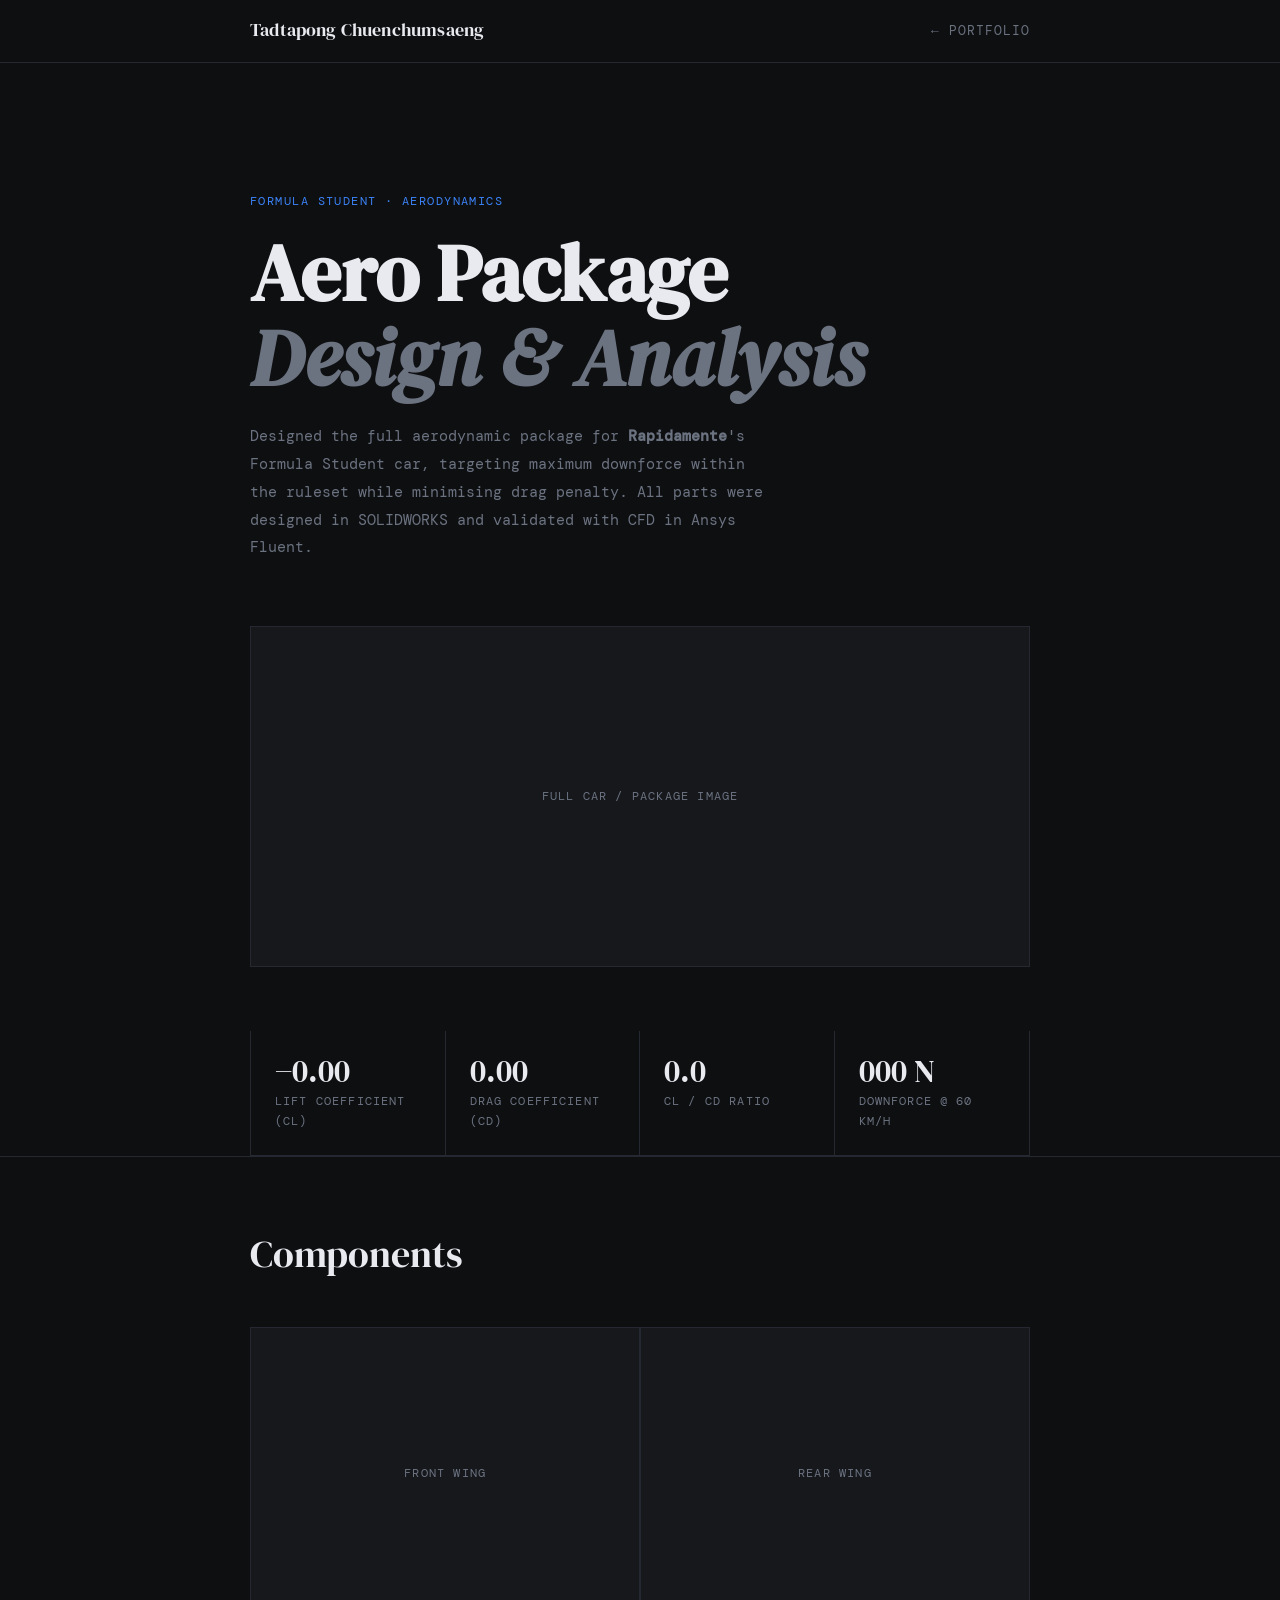
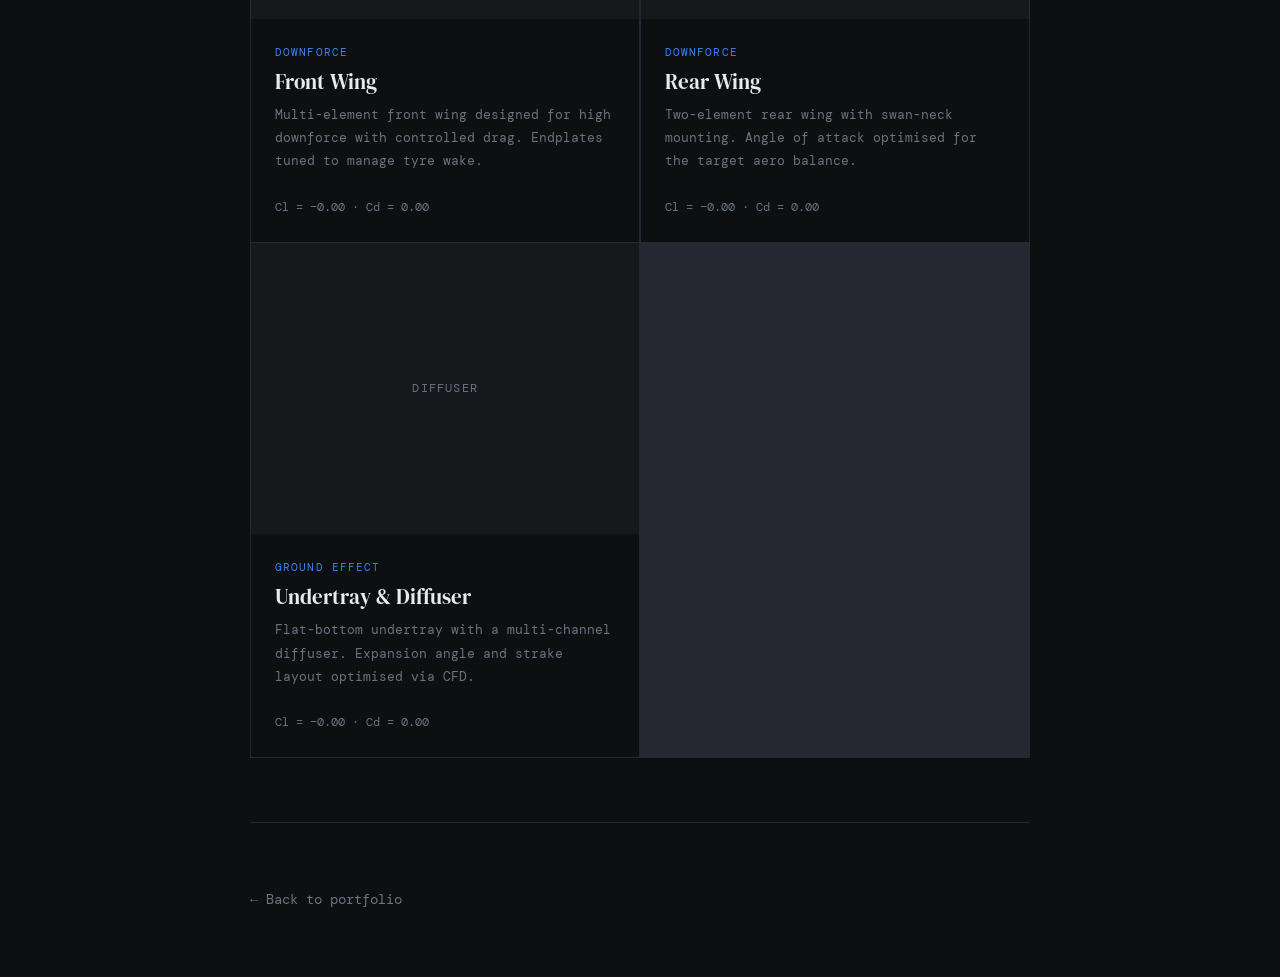
<file: index.html>
<!DOCTYPE html>
<html lang="en">
<head>
  <meta charset="UTF-8" />
  <meta name="viewport" content="width=device-width, initial-scale=1.0"/>
  <title>Aerodynamics — Formula Student</title>
  <meta name="description" content="Full aerodynamic package design and CFD analysis for Rapidamente's Formula Student car — front wing, rear wing, and diffuser." />
  <link rel="icon" href="https://tadtapong.github.io/favicon.ico" />
  <link rel="preconnect" href="https://fonts.googleapis.com">
  <link href="https://fonts.googleapis.com/css2?family=DM+Serif+Display:ital@0;1&family=DM+Mono:wght@300;400&display=swap" rel="stylesheet">
  <link rel="stylesheet" href="theme.css">
  <link rel="stylesheet" href="aero.css">
</head>
<body>

  <nav>
    <div class="container">
      <span class="nav-logo">Tadtapong Chuenchumsaeng</span>
      <div class="nav-links">
      <a href="https://tadtapong.github.io">← Portfolio</a>
      </div>
    </div>
  </nav>

  <section id="hero">
    <div class="container">
      <p class="hero-label fade-in">Formula Student · Aerodynamics</p>
      <h1 class="hero-title fade-in">Aero Package<br><em>Design & Analysis</em></h1>
      <p class="hero-desc fade-in">
        Designed the full aerodynamic package for <strong>Rapidamente</strong>'s Formula Student car,
        targeting maximum downforce within the ruleset while minimising drag penalty.
        All parts were designed in SOLIDWORKS and validated with CFD in Ansys Fluent.
      </p>
      <div class="hero-image fade-in">
        <!-- <img src="images/car-hero.jpg" alt="Full car render"> -->
        <span class="placeholder-label">Full Car / Package Image</span>
      </div>
    </div>
  </section>

  <!-- KEY STATS — update with your real numbers -->
  <div class="container">
    <div class="stats-bar fade-in">
      <div class="stat"><div class="stat-value">−0.00</div><div class="stat-label">Lift Coefficient (Cl)</div></div>
      <div class="stat"><div class="stat-value">0.00</div><div class="stat-label">Drag Coefficient (Cd)</div></div>
      <div class="stat"><div class="stat-value">0.0</div><div class="stat-label">Cl / Cd Ratio</div></div>
      <div class="stat"><div class="stat-value">000 N</div><div class="stat-label">Downforce @ 60 km/h</div></div>
    </div>
  </div>

  <!-- PARTS — copy a .part-card block to add more -->
  <section id="parts">
    <div class="container">
      <div class="section-heading fade-in"><h2>Components</h2></div>
      <div class="parts-grid">

        <a class="part-card fade-in" href="frontwing/index.html">
          <div class="part-thumb"><span class="placeholder-label">Front Wing</span></div>
          <div class="part-body">
            <span class="part-tag">Downforce</span>
            <h3 class="part-title">Front Wing</h3>
            <p class="part-desc">Multi-element front wing designed for high downforce with controlled drag. Endplates tuned to manage tyre wake.</p>
            <div class="part-footer">
              <span>Cl = −0.00 · Cd = 0.00</span>
              <span class="part-link">View →</span>
            </div>
          </div>
        </a>

        <a class="part-card fade-in" href="rearwing/index.html">
          <div class="part-thumb"><span class="placeholder-label">Rear Wing</span></div>
          <div class="part-body">
            <span class="part-tag">Downforce</span>
            <h3 class="part-title">Rear Wing</h3>
            <p class="part-desc">Two-element rear wing with swan-neck mounting. Angle of attack optimised for the target aero balance.</p>
            <div class="part-footer">
              <span>Cl = −0.00 · Cd = 0.00</span>
              <span class="part-link">View →</span>
            </div>
          </div>
        </a>

        <a class="part-card fade-in" href="diffuser/index.html">
          <div class="part-thumb"><span class="placeholder-label">Diffuser</span></div>
          <div class="part-body">
            <span class="part-tag">Ground Effect</span>
            <h3 class="part-title">Undertray & Diffuser</h3>
            <p class="part-desc">Flat-bottom undertray with a multi-channel diffuser. Expansion angle and strake layout optimised via CFD.</p>
            <div class="part-footer">
              <span>Cl = −0.00 · Cd = 0.00</span>
              <span class="part-link">View →</span>
            </div>
          </div>
        </a>

      </div>
    </div>
  </section>

  <div class="container">
    <div class="back-section fade-in">
      <a class="back-link" href="https://tadtapong.github.io">← Back to portfolio</a>
    </div>
  </div>

  <script>
    const observer = new IntersectionObserver((entries) => {
      entries.forEach(entry => {
        if (entry.isIntersecting) {
          const siblings = [...entry.target.parentElement.querySelectorAll('.fade-in')];
          setTimeout(() => entry.target.classList.add('visible'), siblings.indexOf(entry.target) * 60);
          observer.unobserve(entry.target);
        }
      });
    }, { threshold: 0.1 });
    document.querySelectorAll('.fade-in').forEach(el => observer.observe(el));
  </script>

</body>
</html>
</file>
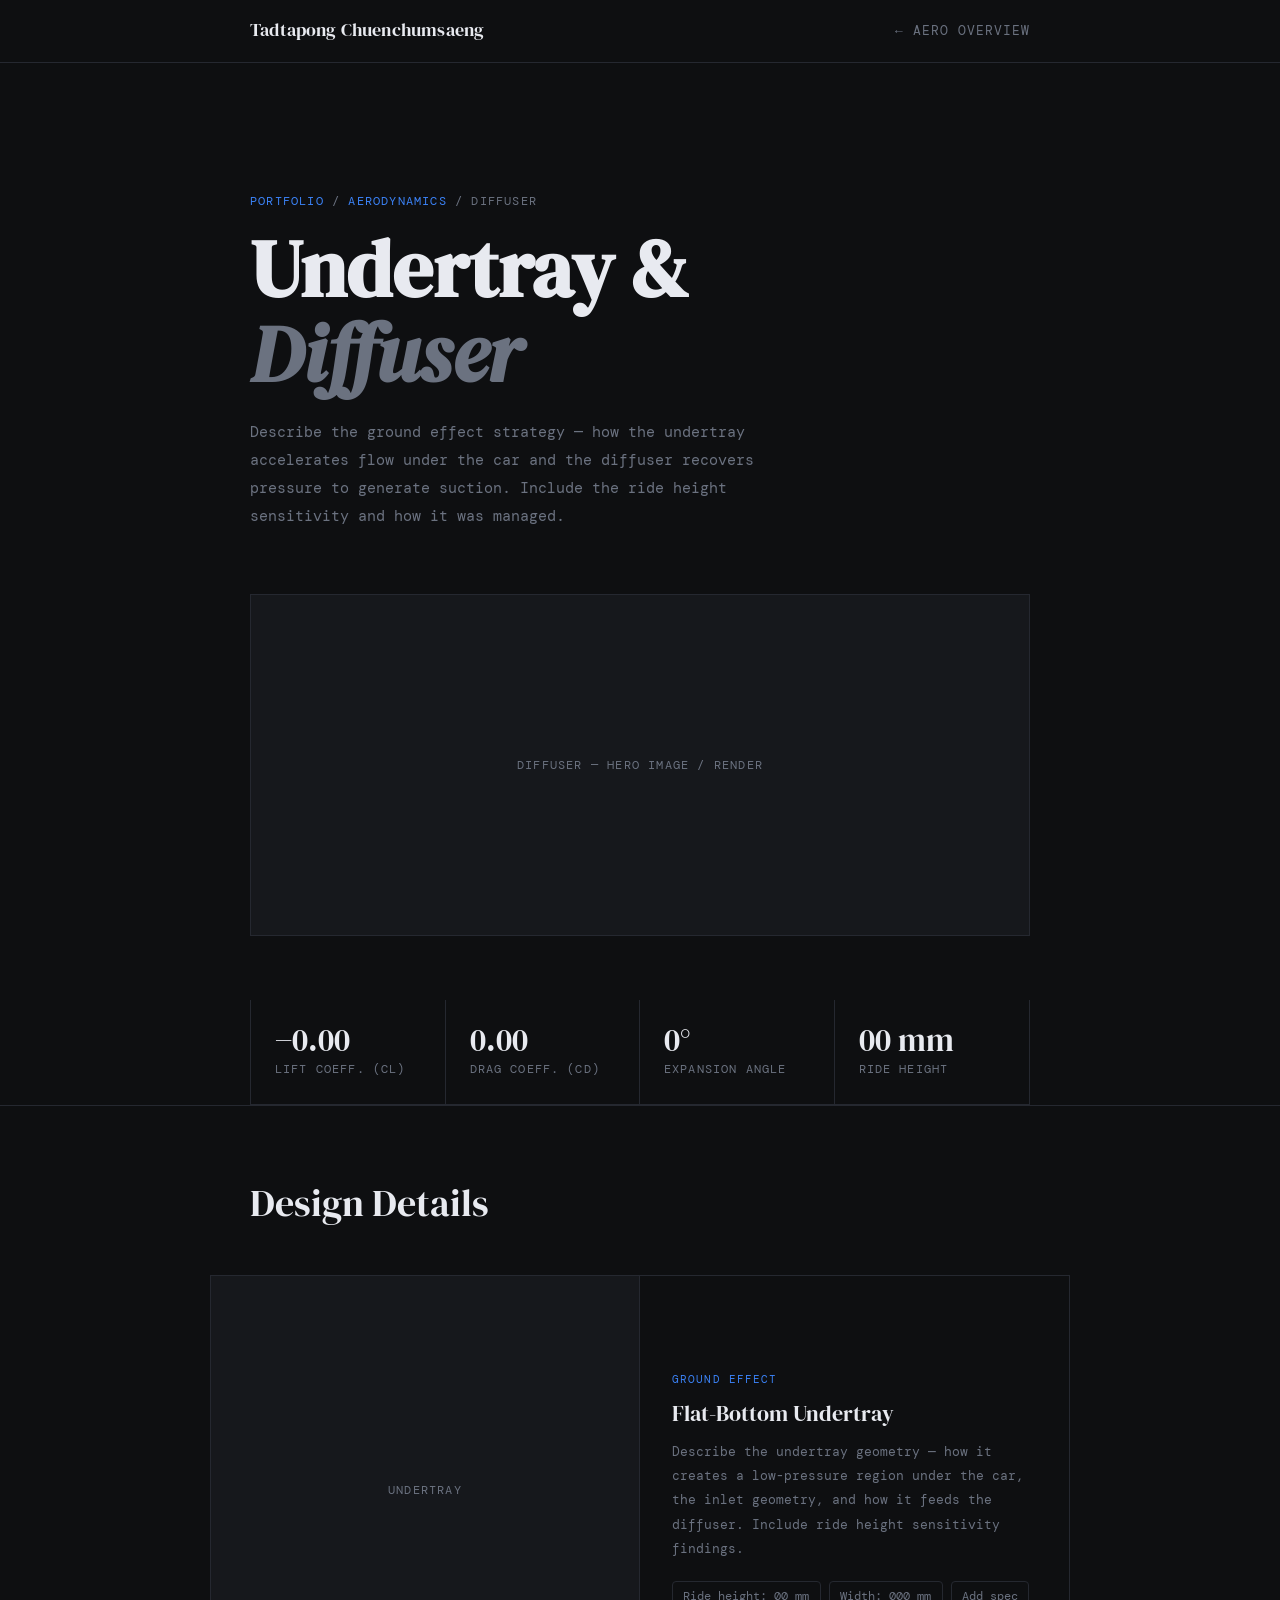
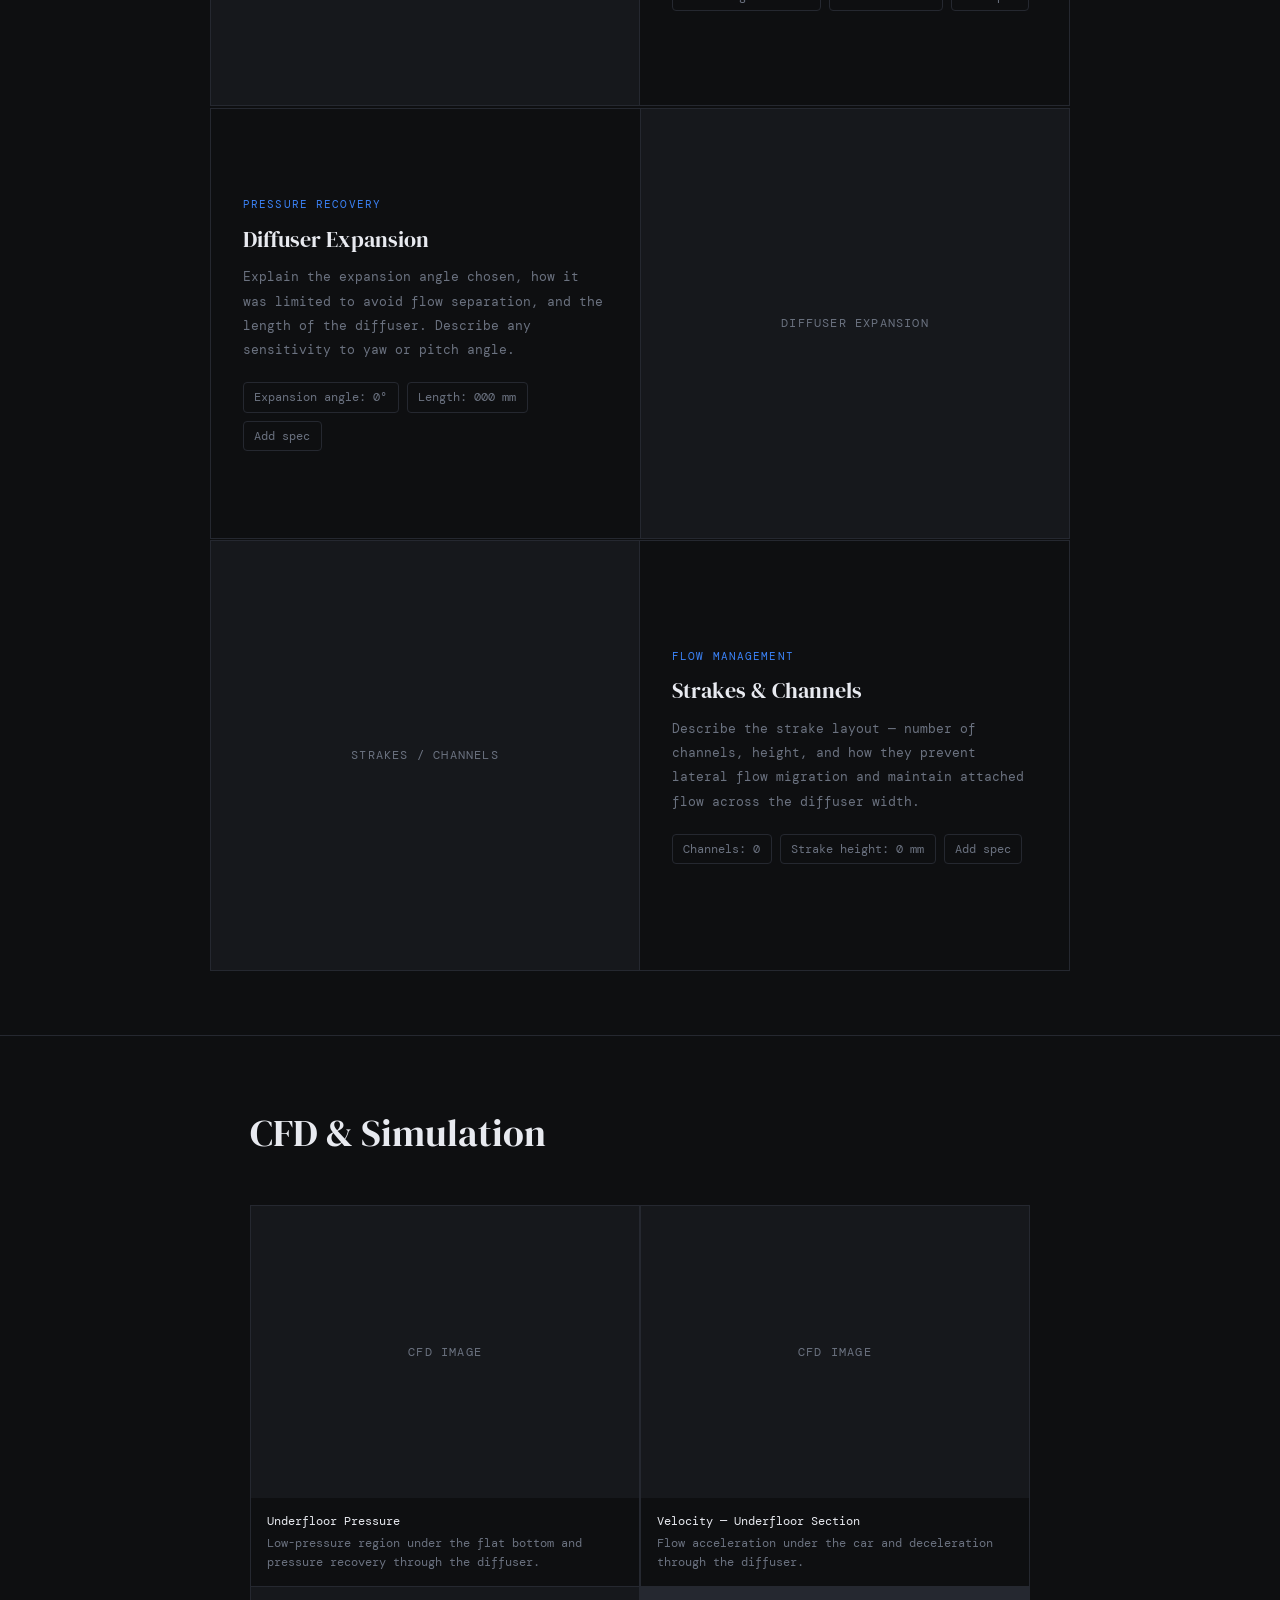
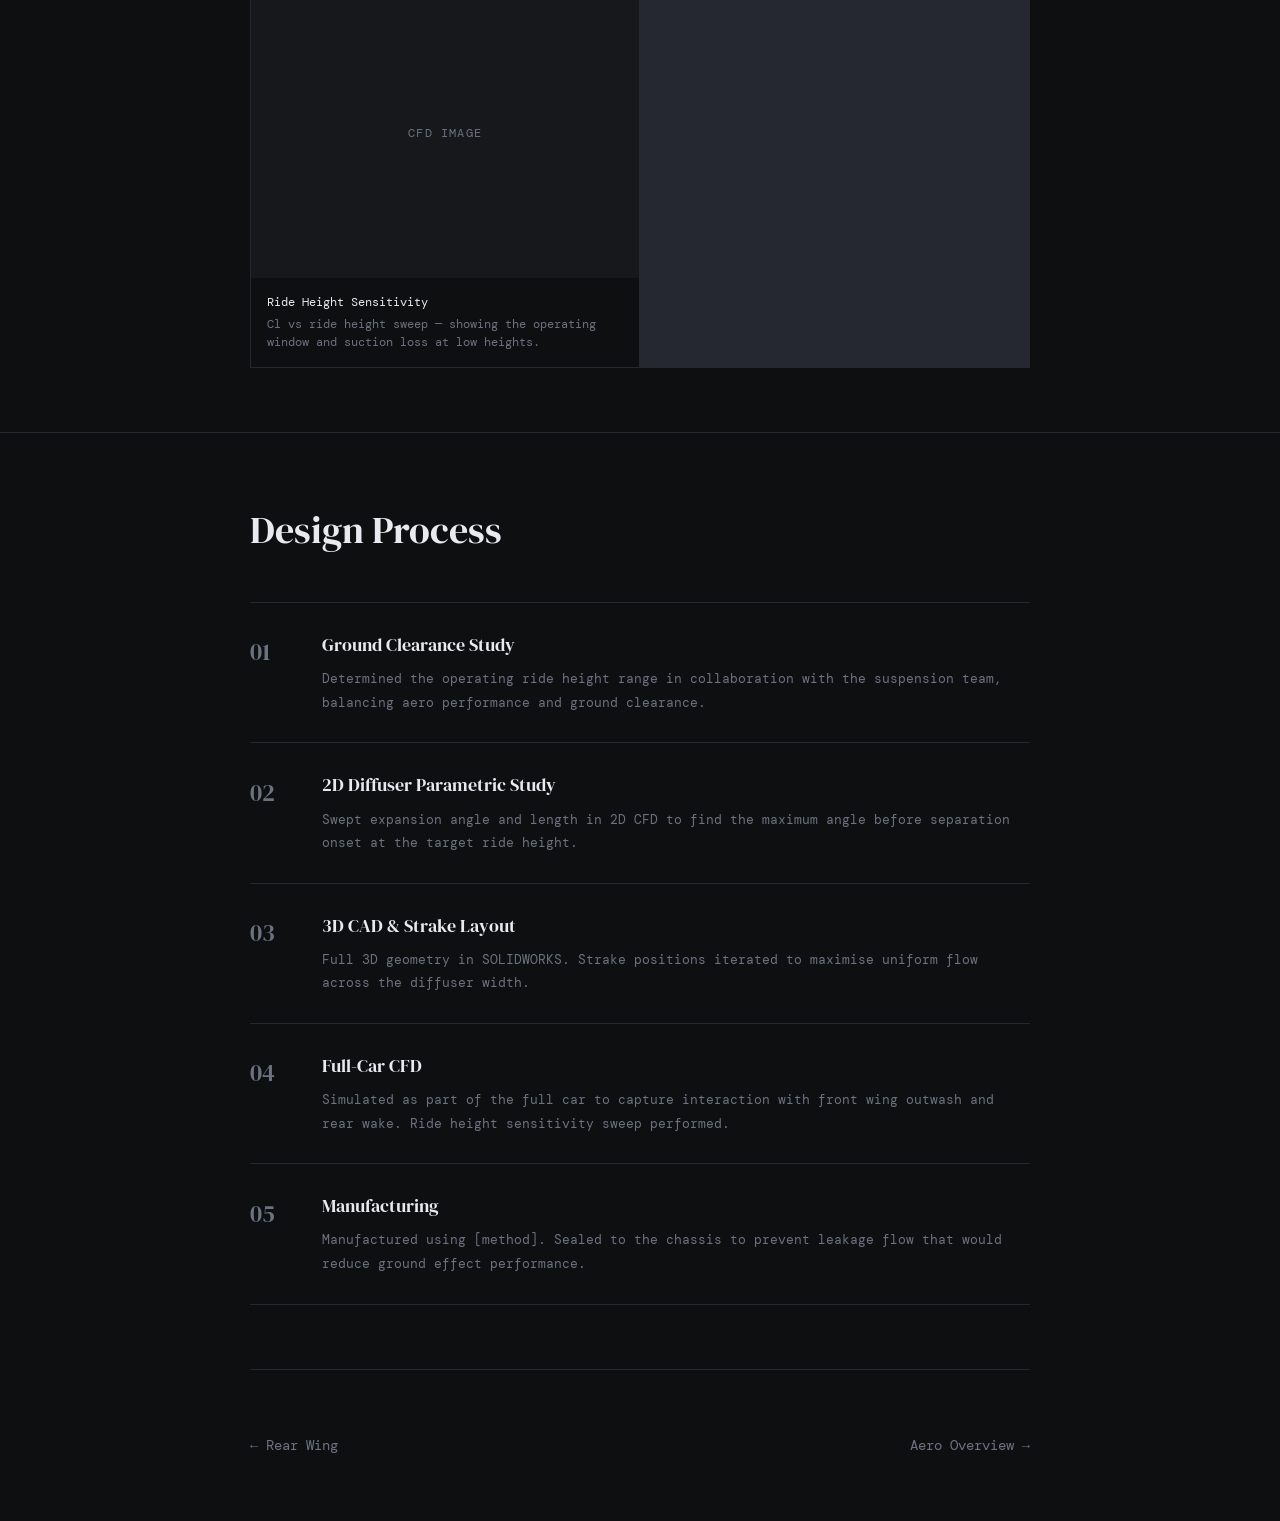
<file: diffuser/index.html>
<!DOCTYPE html>
<html lang="en">
<head>
  <meta charset="UTF-8" />
  <meta name="viewport" content="width=device-width, initial-scale=1.0"/>
  <title>Diffuser — Aero · Formula Student</title>
  <meta name="description" content="Undertray and diffuser design and CFD analysis for Rapidamente's Formula Student aerodynamic package." />
  <link rel="icon" href="https://tadtapong.github.io/favicon.ico" />
  <link rel="preconnect" href="https://fonts.googleapis.com">
  <link href="https://fonts.googleapis.com/css2?family=DM+Serif+Display:ital@0;1&family=DM+Mono:wght@300;400&display=swap" rel="stylesheet">
  <link rel="stylesheet" href="../theme.css">
  <link rel="stylesheet" href="../aero.css">
</head>
<body>

  <nav>
    <div class="container">
      <span class="nav-logo">Tadtapong Chuenchumsaeng</span>
      <div class="nav-links">
        <a href="../index.html">← Aero Overview</a>
      </div>
    </div>
  </nav>

  <section id="hero">
    <div class="container">
      <p class="breadcrumb fade-in"><a href="https://tadtapong.github.io">Portfolio</a> / <a href="../index.html">Aerodynamics</a> / Diffuser</p>
      <h1 class="hero-title fade-in">Undertray &<br><em>Diffuser</em></h1>
      <p class="hero-desc fade-in">
        Describe the ground effect strategy — how the undertray accelerates flow under the car
        and the diffuser recovers pressure to generate suction. Include the ride height sensitivity
        and how it was managed.
      </p>
      <div class="hero-image fade-in">
        <!-- <img src="../images/diffuser-hero.jpg" alt="Diffuser"> -->
        <span class="placeholder-label">Diffuser — Hero Image / Render</span>
      </div>
    </div>
  </section>

  <div class="container">
    <div class="stats-bar fade-in">
      <div class="stat"><div class="stat-value">−0.00</div><div class="stat-label">Lift Coeff. (Cl)</div></div>
      <div class="stat"><div class="stat-value">0.00</div><div class="stat-label">Drag Coeff. (Cd)</div></div>
      <div class="stat"><div class="stat-value">0°</div><div class="stat-label">Expansion Angle</div></div>
      <div class="stat"><div class="stat-value">00 mm</div><div class="stat-label">Ride Height</div></div>
    </div>
  </div>

  <section id="details">
    <div class="container">
      <div class="section-heading fade-in"><h2>Design Details</h2></div>
    </div>
    <div class="container" style="padding-left:0;padding-right:0;max-width:860px;margin:0 auto;display:flex;flex-direction:column;gap:1.5px;">

      <div class="detail-block fade-in">
        <div class="detail-img"><span class="placeholder-label">Undertray</span></div>
        <div class="detail-info">
          <span class="detail-tag">Ground Effect</span>
          <h3 class="detail-title">Flat-Bottom Undertray</h3>
          <p class="detail-desc">Describe the undertray geometry — how it creates a low-pressure region under the car, the inlet geometry, and how it feeds the diffuser. Include ride height sensitivity findings.</p>
          <div class="spec-tags">
            <span class="spec-tag">Ride height: 00 mm</span>
            <span class="spec-tag">Width: 000 mm</span>
            <span class="spec-tag">Add spec</span>
          </div>
        </div>
      </div>

      <div class="detail-block reverse fade-in">
        <div class="detail-img"><span class="placeholder-label">Diffuser Expansion</span></div>
        <div class="detail-info">
          <span class="detail-tag">Pressure Recovery</span>
          <h3 class="detail-title">Diffuser Expansion</h3>
          <p class="detail-desc">Explain the expansion angle chosen, how it was limited to avoid flow separation, and the length of the diffuser. Describe any sensitivity to yaw or pitch angle.</p>
          <div class="spec-tags">
            <span class="spec-tag">Expansion angle: 0°</span>
            <span class="spec-tag">Length: 000 mm</span>
            <span class="spec-tag">Add spec</span>
          </div>
        </div>
      </div>

      <div class="detail-block fade-in">
        <div class="detail-img"><span class="placeholder-label">Strakes / Channels</span></div>
        <div class="detail-info">
          <span class="detail-tag">Flow Management</span>
          <h3 class="detail-title">Strakes & Channels</h3>
          <p class="detail-desc">Describe the strake layout — number of channels, height, and how they prevent lateral flow migration and maintain attached flow across the diffuser width.</p>
          <div class="spec-tags">
            <span class="spec-tag">Channels: 0</span>
            <span class="spec-tag">Strake height: 0 mm</span>
            <span class="spec-tag">Add spec</span>
          </div>
        </div>
      </div>

    </div>
  </section>

  <section id="cfd">
    <div class="container">
      <div class="section-heading fade-in"><h2>CFD & Simulation</h2></div>
      <div class="cfd-grid">
        <figure class="cfd-item fade-in">
          <div class="cfd-img"><span class="placeholder-label">CFD Image</span></div>
          <figcaption class="cfd-caption"><strong>Underfloor Pressure</strong>Low-pressure region under the flat bottom and pressure recovery through the diffuser.</figcaption>
        </figure>
        <figure class="cfd-item fade-in">
          <div class="cfd-img"><span class="placeholder-label">CFD Image</span></div>
          <figcaption class="cfd-caption"><strong>Velocity — Underfloor Section</strong>Flow acceleration under the car and deceleration through the diffuser.</figcaption>
        </figure>
        <figure class="cfd-item fade-in">
          <div class="cfd-img"><span class="placeholder-label">CFD Image</span></div>
          <figcaption class="cfd-caption"><strong>Ride Height Sensitivity</strong>Cl vs ride height sweep — showing the operating window and suction loss at low heights.</figcaption>
        </figure>
      </div>
    </div>
  </section>

  <section id="process">
    <div class="container">
      <div class="section-heading fade-in"><h2>Design Process</h2></div>
      <div class="process-list">
        <div class="process-item fade-in"><span class="process-num">01</span><div><div class="process-title">Ground Clearance Study</div><p class="process-desc">Determined the operating ride height range in collaboration with the suspension team, balancing aero performance and ground clearance.</p></div></div>
        <div class="process-item fade-in"><span class="process-num">02</span><div><div class="process-title">2D Diffuser Parametric Study</div><p class="process-desc">Swept expansion angle and length in 2D CFD to find the maximum angle before separation onset at the target ride height.</p></div></div>
        <div class="process-item fade-in"><span class="process-num">03</span><div><div class="process-title">3D CAD & Strake Layout</div><p class="process-desc">Full 3D geometry in SOLIDWORKS. Strake positions iterated to maximise uniform flow across the diffuser width.</p></div></div>
        <div class="process-item fade-in"><span class="process-num">04</span><div><div class="process-title">Full-Car CFD</div><p class="process-desc">Simulated as part of the full car to capture interaction with front wing outwash and rear wake. Ride height sensitivity sweep performed.</p></div></div>
        <div class="process-item fade-in"><span class="process-num">05</span><div><div class="process-title">Manufacturing</div><p class="process-desc">Manufactured using [method]. Sealed to the chassis to prevent leakage flow that would reduce ground effect performance.</p></div></div>
      </div>
    </div>
  </section>

  <div class="container">
    <div class="part-nav fade-in">
      <a href="../rearwing/index.html">← Rear Wing</a>
      <a href="../index.html">Aero Overview →</a>
    </div>
  </div>

  <script>
    const observer = new IntersectionObserver((entries) => {
      entries.forEach(entry => {
        if (entry.isIntersecting) {
          const siblings = [...entry.target.parentElement.querySelectorAll('.fade-in')];
          setTimeout(() => entry.target.classList.add('visible'), siblings.indexOf(entry.target) * 60);
          observer.unobserve(entry.target);
        }
      });
    }, { threshold: 0.1 });
    document.querySelectorAll('.fade-in').forEach(el => observer.observe(el));
  </script>

</body>
</html>
</file>
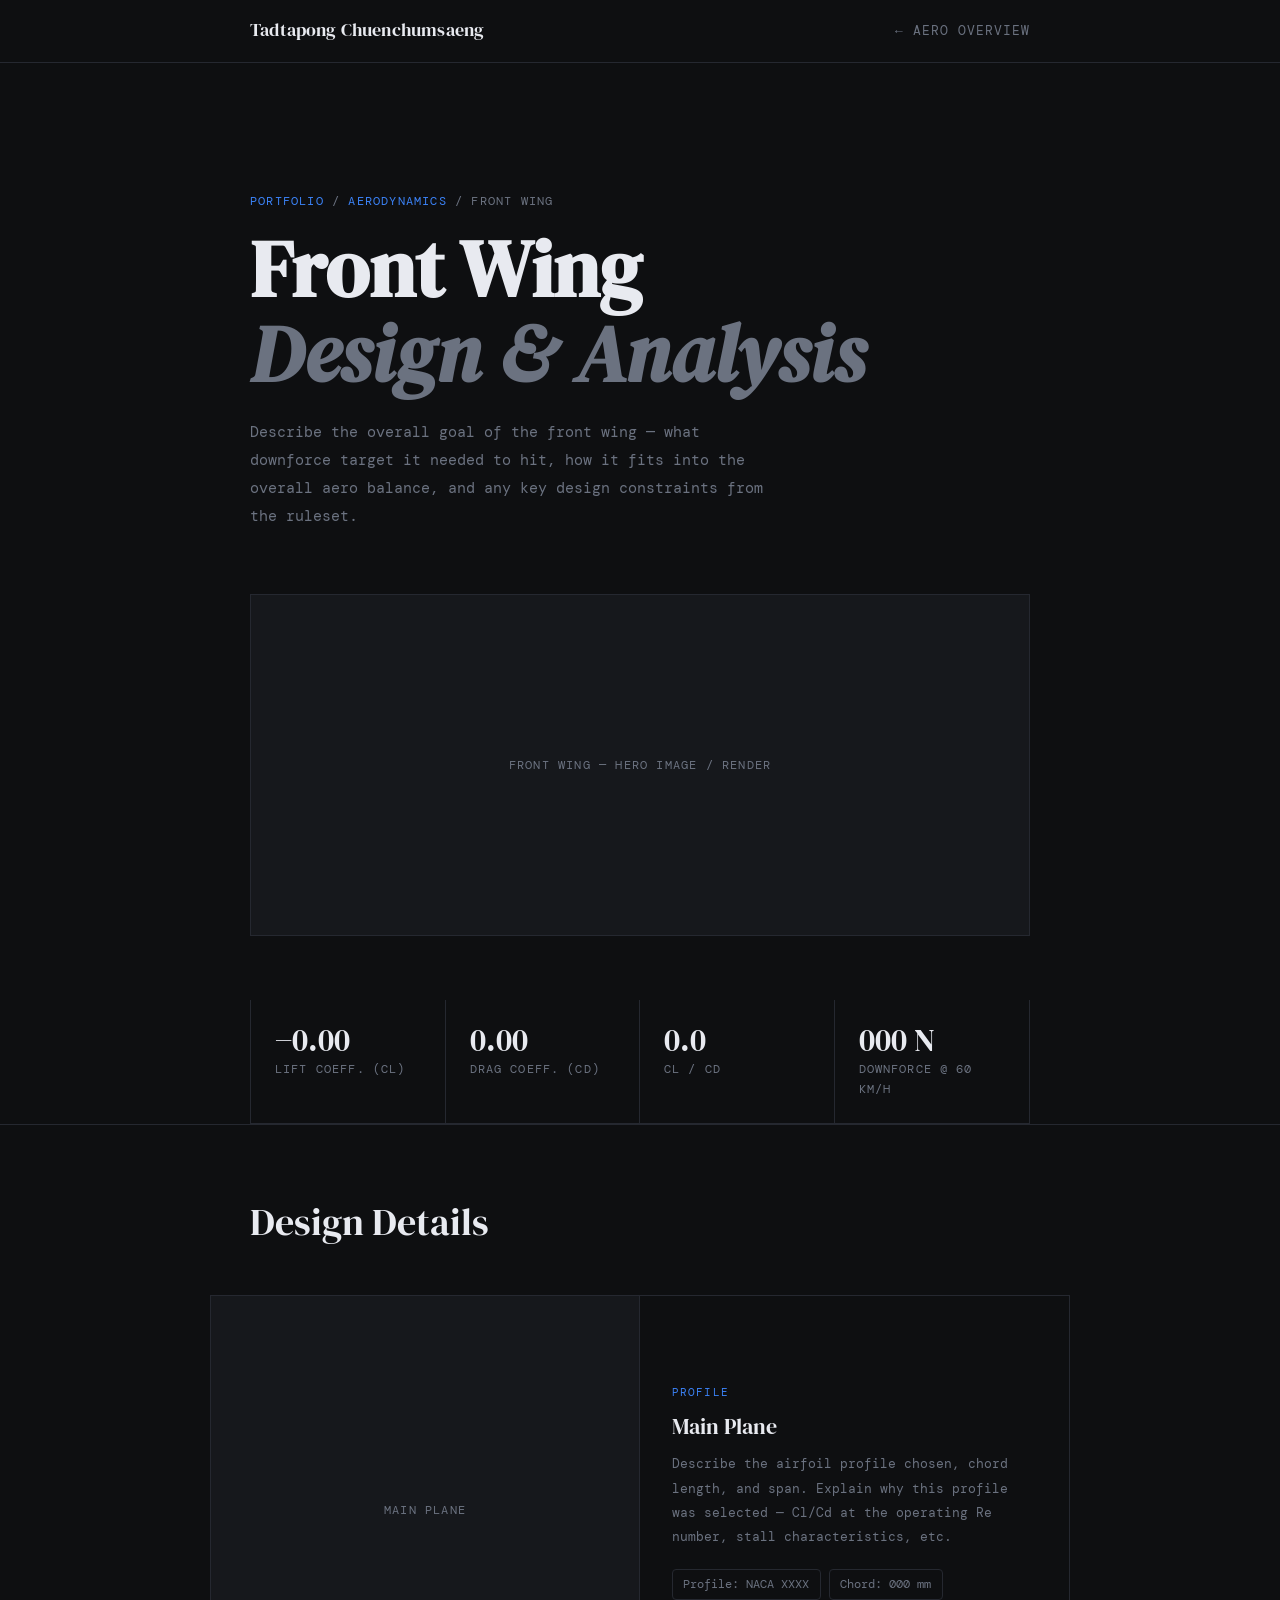
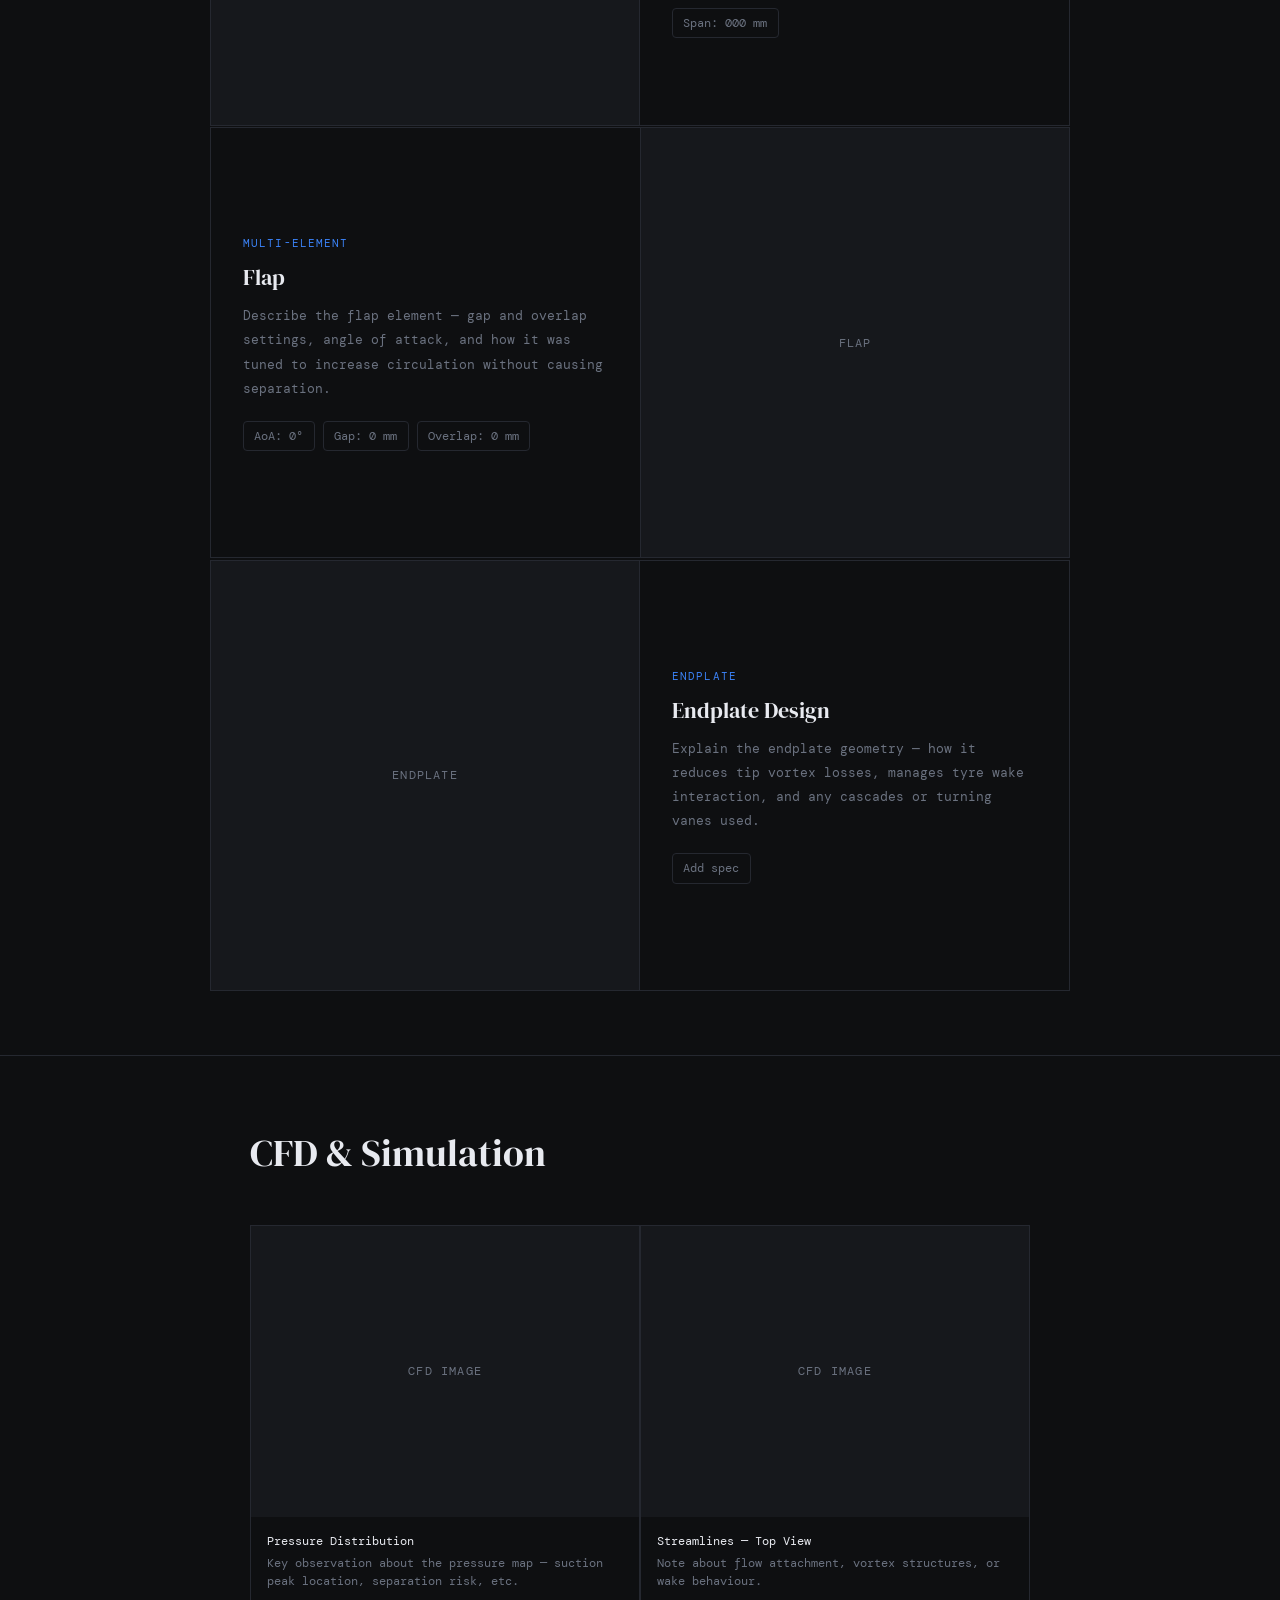
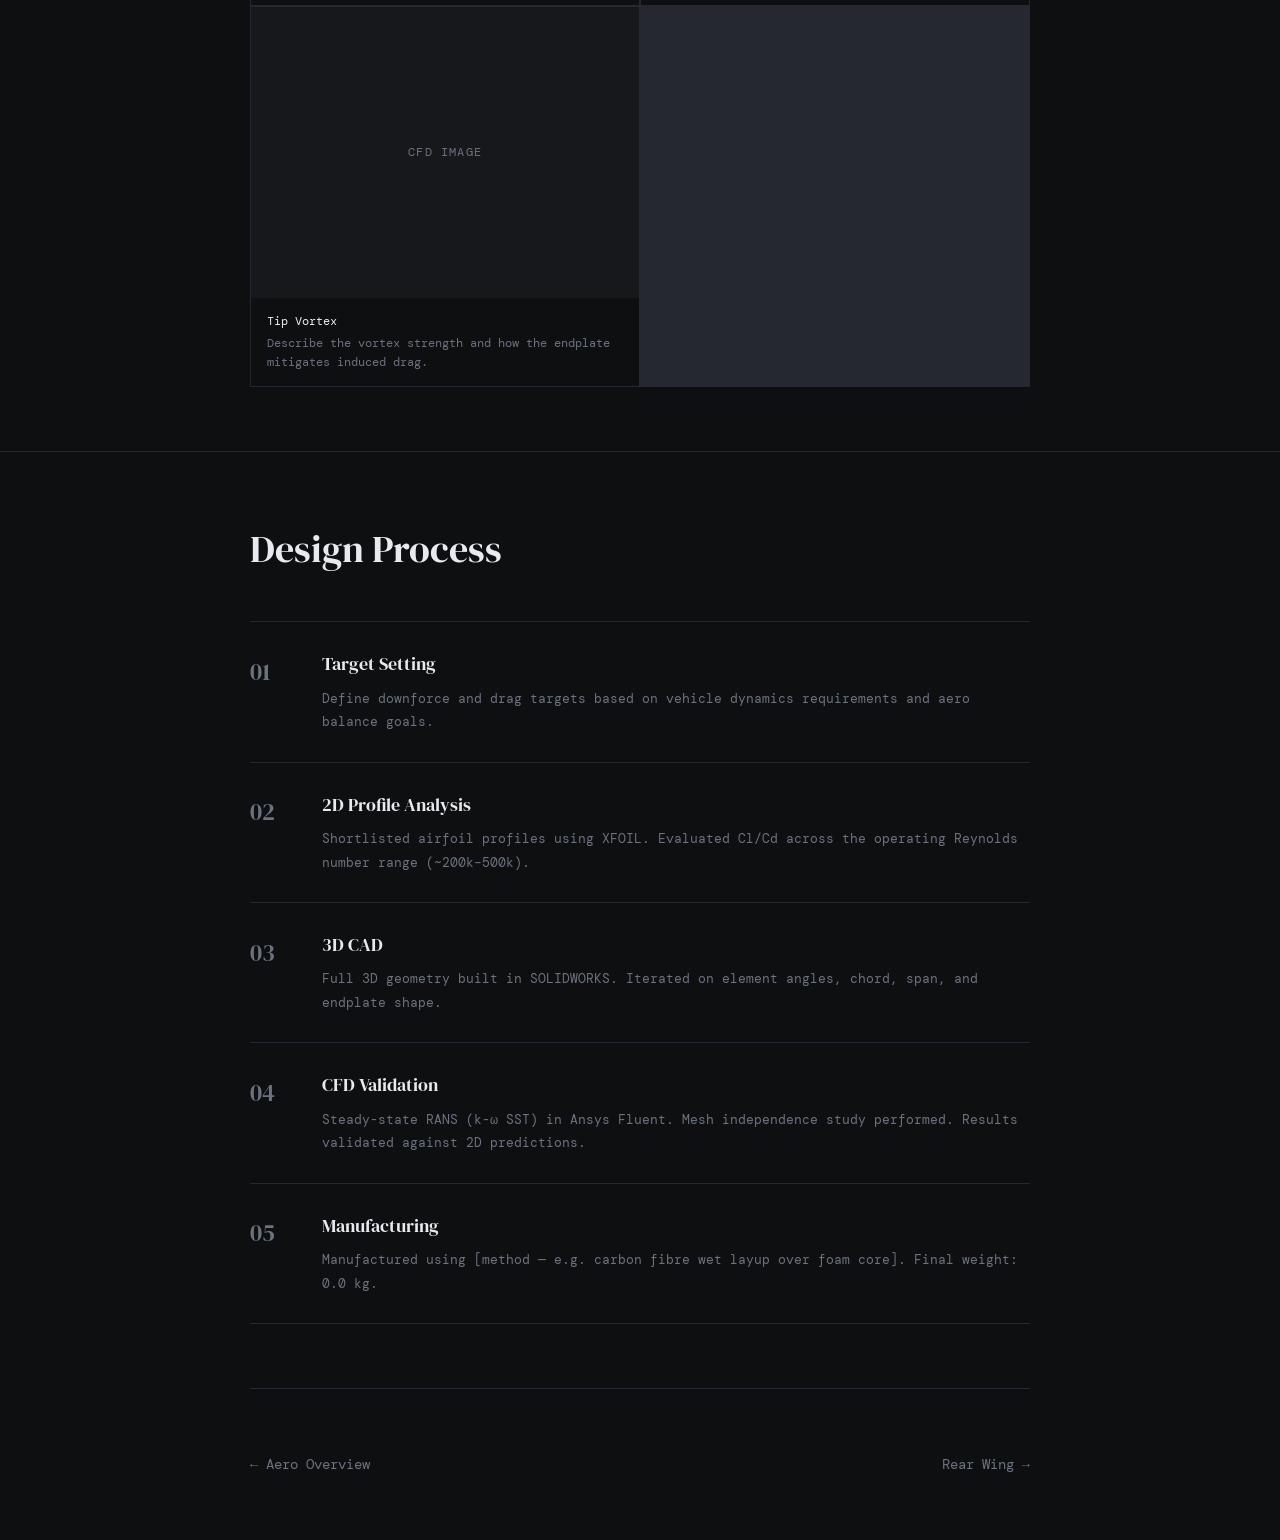
<file: frontwing/index.html>
<!DOCTYPE html>
<html lang="en">
<head>
  <meta charset="UTF-8" />
  <meta name="viewport" content="width=device-width, initial-scale=1.0"/>
  <title>Front Wing — Aero · Formula Student</title>
  <meta name="description" content="Front wing design and CFD analysis for Rapidamente's Formula Student aerodynamic package." />
  <link rel="icon" href="https://tadtapong.github.io/favicon.ico" />
  <link rel="preconnect" href="https://fonts.googleapis.com">
  <link href="https://fonts.googleapis.com/css2?family=DM+Serif+Display:ital@0;1&family=DM+Mono:wght@300;400&display=swap" rel="stylesheet">
  <link rel="stylesheet" href="../theme.css">
  <link rel="stylesheet" href="../aero.css">
</head>
<body>

  <nav>
    <div class="container">
      <span class="nav-logo">Tadtapong Chuenchumsaeng</span>
      <div class="nav-links">
        <a href="../index.html">← Aero Overview</a>
      </div>
    </div>
  </nav>

  <section id="hero">
    <div class="container">
      <p class="breadcrumb fade-in"><a href="https://tadtapong.github.io">Portfolio</a> / <a href="../index.html">Aerodynamics</a> / Front Wing</p>
      <h1 class="hero-title fade-in">Front Wing<br><em>Design & Analysis</em></h1>
      <p class="hero-desc fade-in">
        Describe the overall goal of the front wing — what downforce target it needed to hit,
        how it fits into the overall aero balance, and any key design constraints from the ruleset.
      </p>
      <div class="hero-image fade-in">
        <!-- <img src="../images/frontwing-hero.jpg" alt="Front Wing"> -->
        <span class="placeholder-label">Front Wing — Hero Image / Render</span>
      </div>
    </div>
  </section>

  <div class="container">
    <div class="stats-bar fade-in">
      <div class="stat"><div class="stat-value">−0.00</div><div class="stat-label">Lift Coeff. (Cl)</div></div>
      <div class="stat"><div class="stat-value">0.00</div><div class="stat-label">Drag Coeff. (Cd)</div></div>
      <div class="stat"><div class="stat-value">0.0</div><div class="stat-label">Cl / Cd</div></div>
      <div class="stat"><div class="stat-value">000 N</div><div class="stat-label">Downforce @ 60 km/h</div></div>
    </div>
  </div>

  <!-- DESIGN DETAILS — add class "reverse" to alternate image side -->
  <section id="details">
    <div class="container">
      <div class="section-heading fade-in"><h2>Design Details</h2></div>
    </div>
    <div class="container" style="padding-left:0;padding-right:0;max-width:860px;margin:0 auto;display:flex;flex-direction:column;gap:1.5px;">

      <div class="detail-block fade-in">
        <div class="detail-img"><span class="placeholder-label">Main Plane</span></div>
        <div class="detail-info">
          <span class="detail-tag">Profile</span>
          <h3 class="detail-title">Main Plane</h3>
          <p class="detail-desc">Describe the airfoil profile chosen, chord length, and span. Explain why this profile was selected — Cl/Cd at the operating Re number, stall characteristics, etc.</p>
          <div class="spec-tags">
            <span class="spec-tag">Profile: NACA XXXX</span>
            <span class="spec-tag">Chord: 000 mm</span>
            <span class="spec-tag">Span: 000 mm</span>
          </div>
        </div>
      </div>

      <div class="detail-block reverse fade-in">
        <div class="detail-img"><span class="placeholder-label">Flap</span></div>
        <div class="detail-info">
          <span class="detail-tag">Multi-element</span>
          <h3 class="detail-title">Flap</h3>
          <p class="detail-desc">Describe the flap element — gap and overlap settings, angle of attack, and how it was tuned to increase circulation without causing separation.</p>
          <div class="spec-tags">
            <span class="spec-tag">AoA: 0°</span>
            <span class="spec-tag">Gap: 0 mm</span>
            <span class="spec-tag">Overlap: 0 mm</span>
          </div>
        </div>
      </div>

      <div class="detail-block fade-in">
        <div class="detail-img"><span class="placeholder-label">Endplate</span></div>
        <div class="detail-info">
          <span class="detail-tag">Endplate</span>
          <h3 class="detail-title">Endplate Design</h3>
          <p class="detail-desc">Explain the endplate geometry — how it reduces tip vortex losses, manages tyre wake interaction, and any cascades or turning vanes used.</p>
          <div class="spec-tags"><span class="spec-tag">Add spec</span></div>
        </div>
      </div>

    </div>
  </section>

  <section id="cfd">
    <div class="container">
      <div class="section-heading fade-in"><h2>CFD & Simulation</h2></div>
      <div class="cfd-grid">
        <figure class="cfd-item fade-in">
          <div class="cfd-img"><span class="placeholder-label">CFD Image</span></div>
          <figcaption class="cfd-caption"><strong>Pressure Distribution</strong>Key observation about the pressure map — suction peak location, separation risk, etc.</figcaption>
        </figure>
        <figure class="cfd-item fade-in">
          <div class="cfd-img"><span class="placeholder-label">CFD Image</span></div>
          <figcaption class="cfd-caption"><strong>Streamlines — Top View</strong>Note about flow attachment, vortex structures, or wake behaviour.</figcaption>
        </figure>
        <figure class="cfd-item fade-in">
          <div class="cfd-img"><span class="placeholder-label">CFD Image</span></div>
          <figcaption class="cfd-caption"><strong>Tip Vortex</strong>Describe the vortex strength and how the endplate mitigates induced drag.</figcaption>
        </figure>
      </div>
    </div>
  </section>

  <section id="process">
    <div class="container">
      <div class="section-heading fade-in"><h2>Design Process</h2></div>
      <div class="process-list">
        <div class="process-item fade-in"><span class="process-num">01</span><div><div class="process-title">Target Setting</div><p class="process-desc">Define downforce and drag targets based on vehicle dynamics requirements and aero balance goals.</p></div></div>
        <div class="process-item fade-in"><span class="process-num">02</span><div><div class="process-title">2D Profile Analysis</div><p class="process-desc">Shortlisted airfoil profiles using XFOIL. Evaluated Cl/Cd across the operating Reynolds number range (~200k–500k).</p></div></div>
        <div class="process-item fade-in"><span class="process-num">03</span><div><div class="process-title">3D CAD</div><p class="process-desc">Full 3D geometry built in SOLIDWORKS. Iterated on element angles, chord, span, and endplate shape.</p></div></div>
        <div class="process-item fade-in"><span class="process-num">04</span><div><div class="process-title">CFD Validation</div><p class="process-desc">Steady-state RANS (k-ω SST) in Ansys Fluent. Mesh independence study performed. Results validated against 2D predictions.</p></div></div>
        <div class="process-item fade-in"><span class="process-num">05</span><div><div class="process-title">Manufacturing</div><p class="process-desc">Manufactured using [method — e.g. carbon fibre wet layup over foam core]. Final weight: 0.0 kg.</p></div></div>
      </div>
    </div>
  </section>

  <div class="container">
    <div class="part-nav fade-in">
      <a href="../index.html">← Aero Overview</a>
      <a href="../rearwing/index.html">Rear Wing →</a>
    </div>
  </div>

  <script>
    const observer = new IntersectionObserver((entries) => {
      entries.forEach(entry => {
        if (entry.isIntersecting) {
          const siblings = [...entry.target.parentElement.querySelectorAll('.fade-in')];
          setTimeout(() => entry.target.classList.add('visible'), siblings.indexOf(entry.target) * 60);
          observer.unobserve(entry.target);
        }
      });
    }, { threshold: 0.1 });
    document.querySelectorAll('.fade-in').forEach(el => observer.observe(el));
  </script>

</body>
</html>
</file>
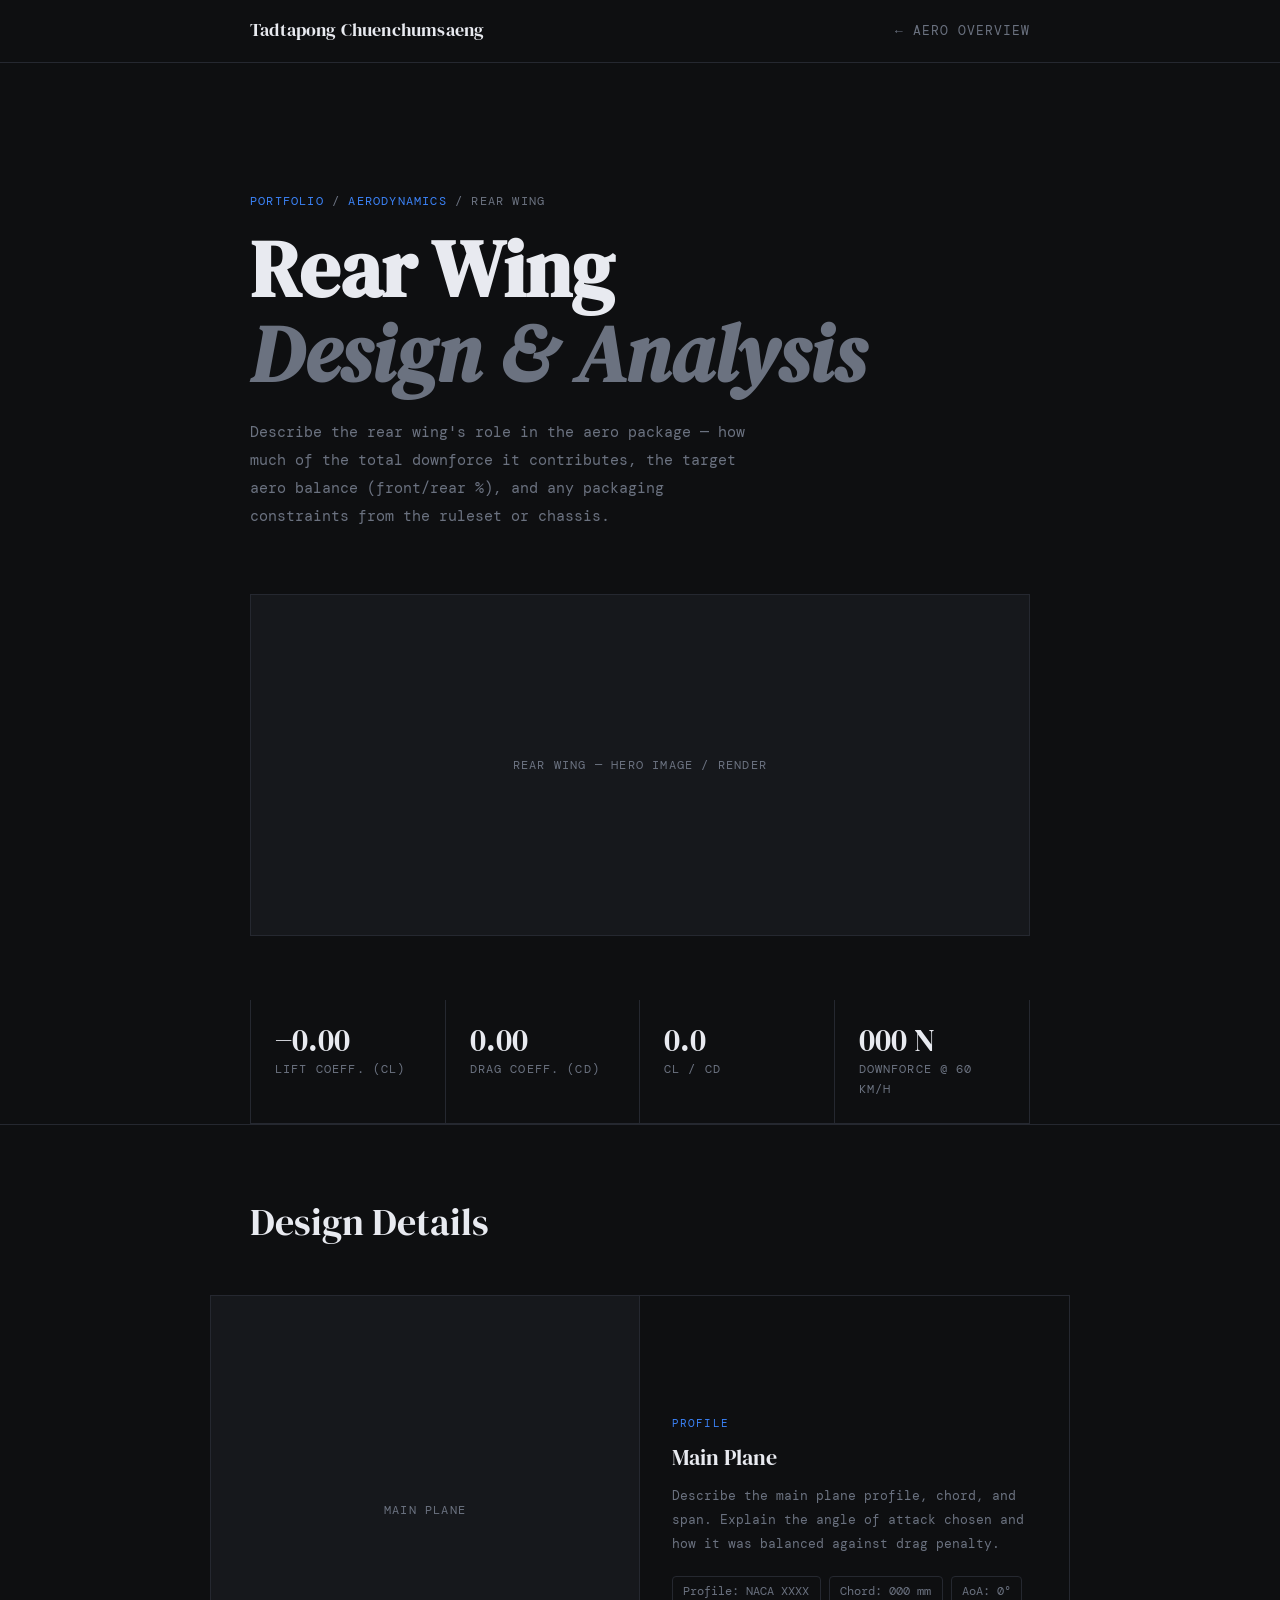
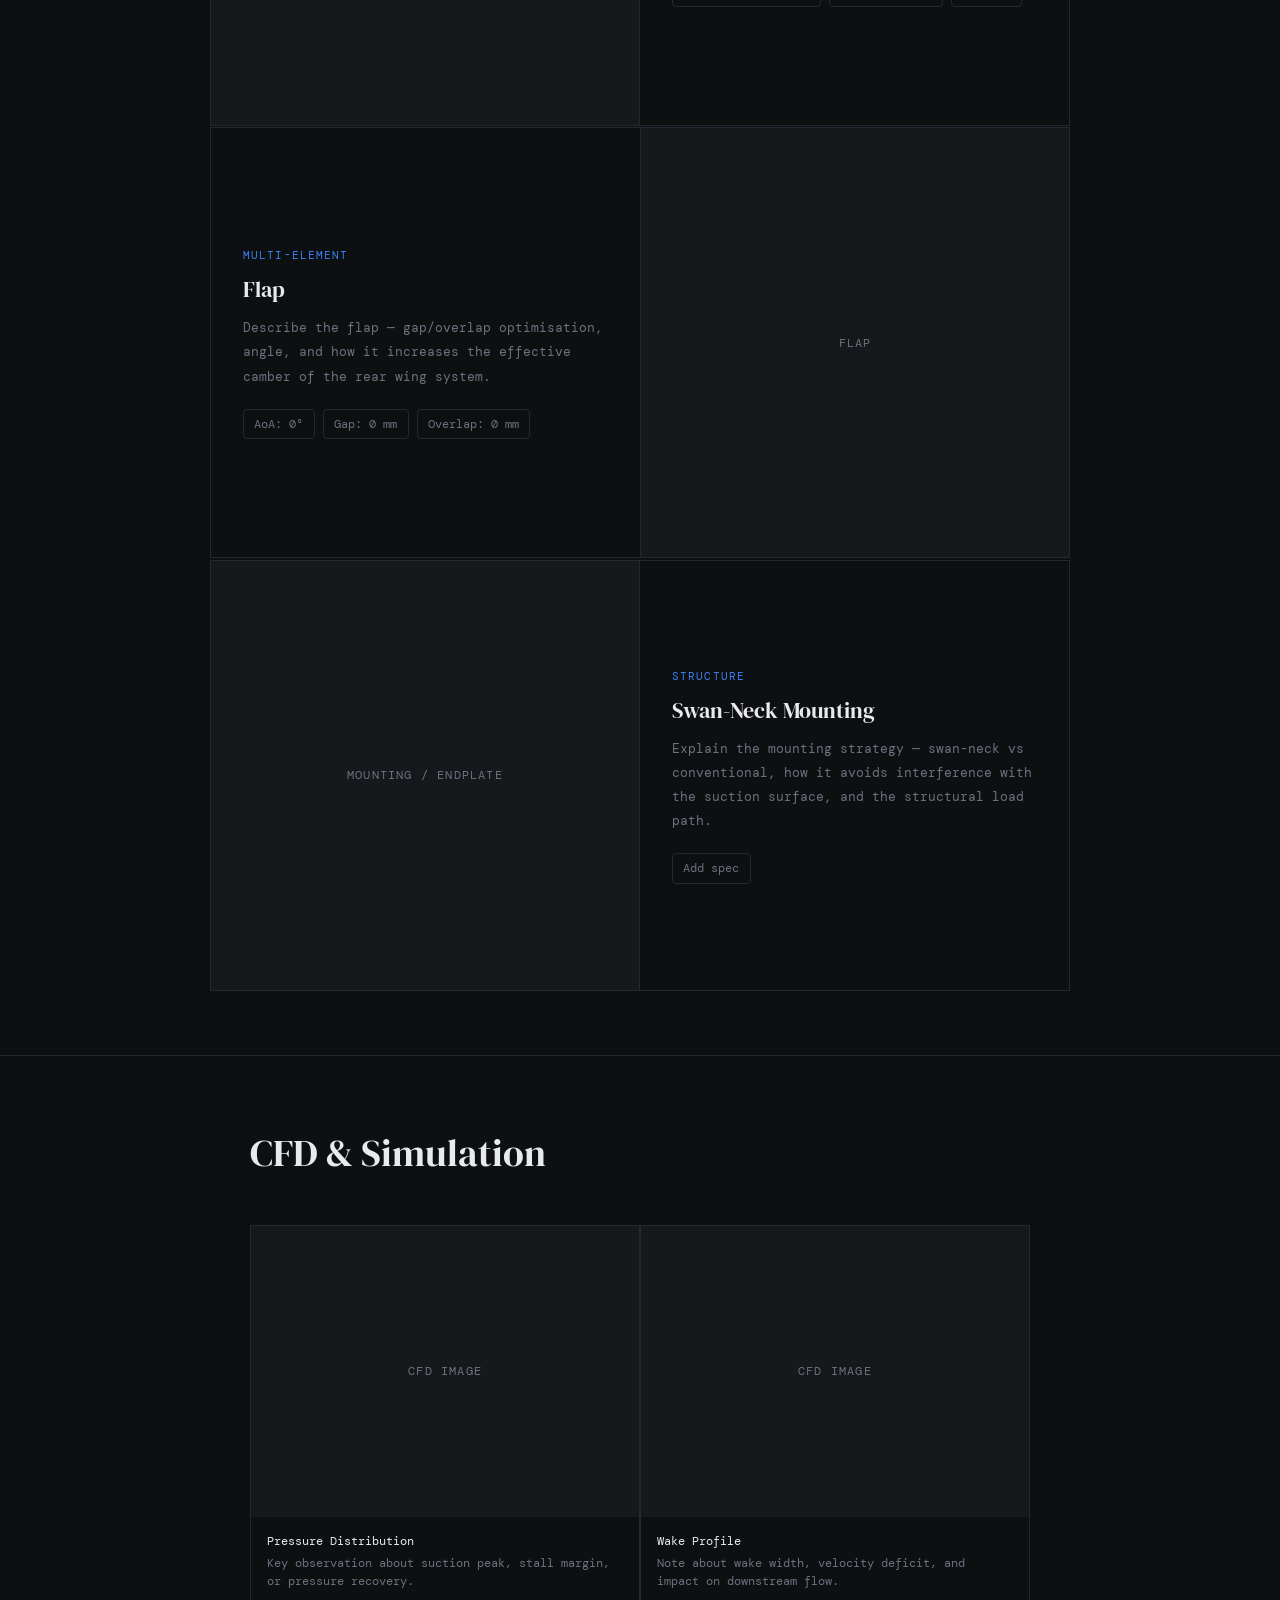
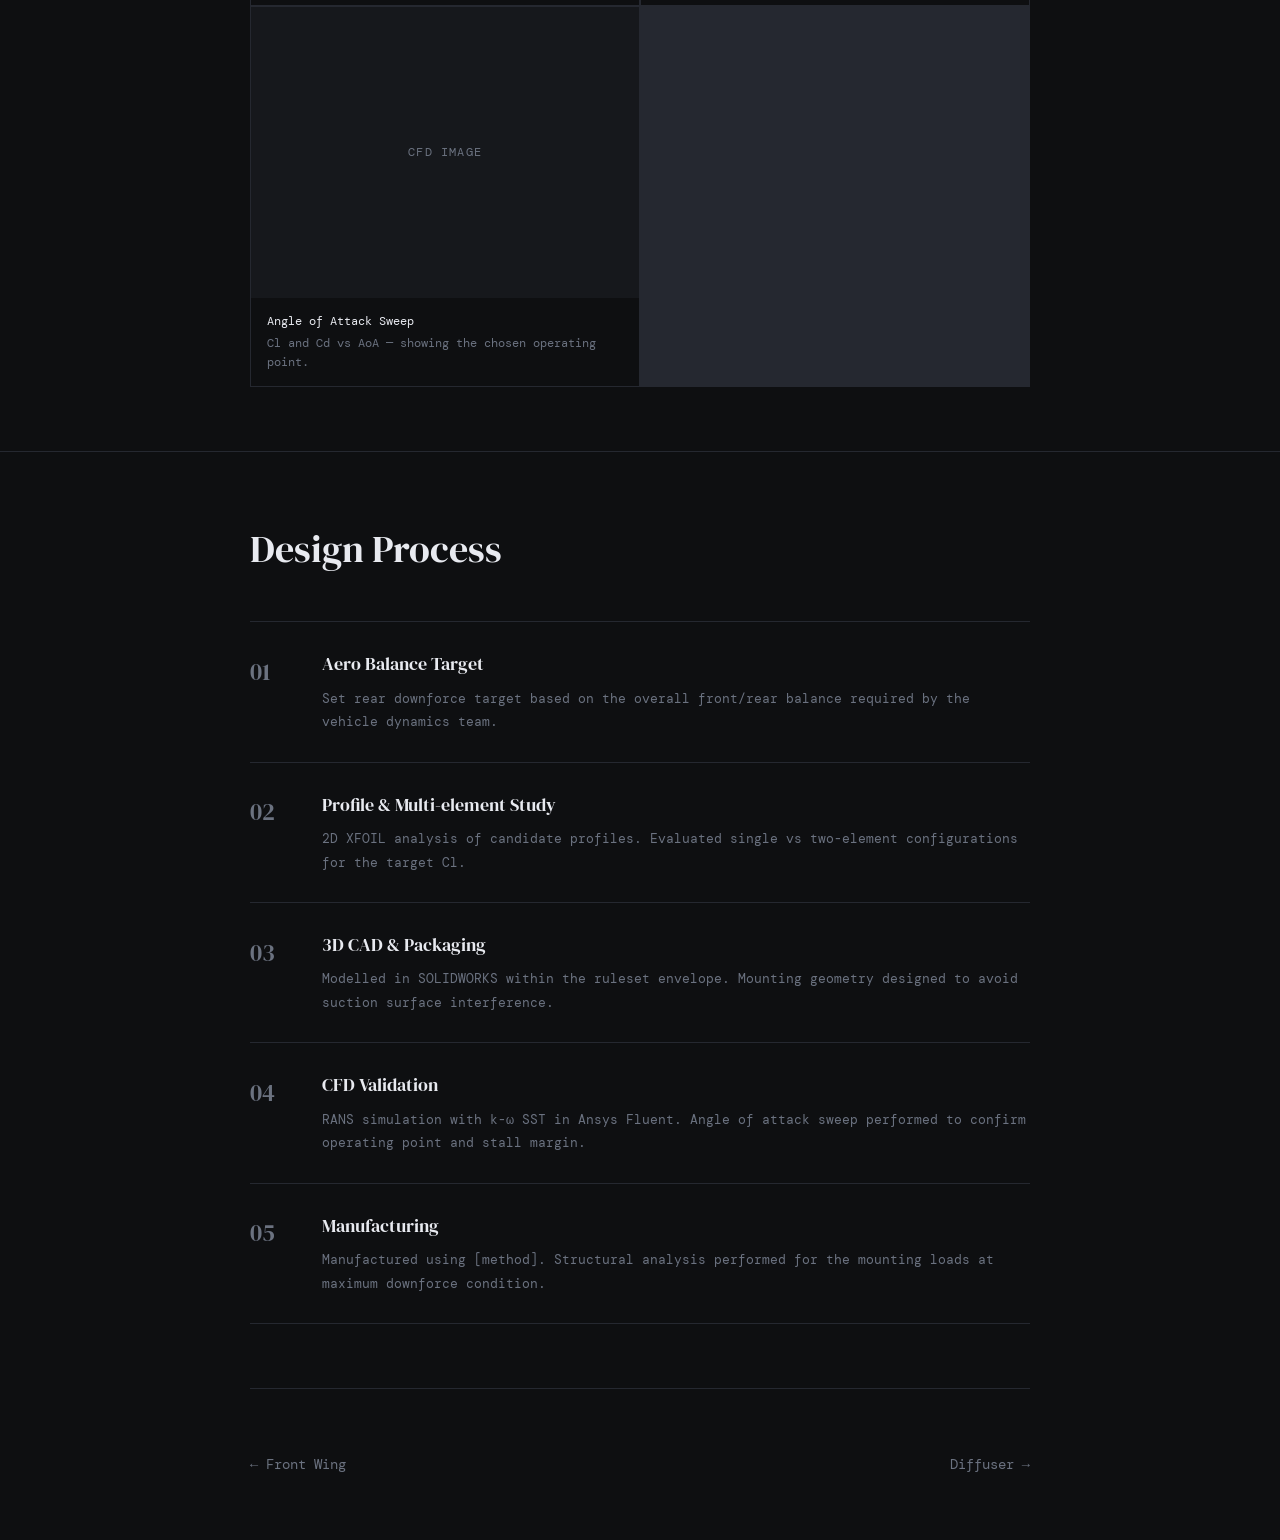
<file: rearwing/index.html>
<!DOCTYPE html>
<html lang="en">
<head>
  <meta charset="UTF-8" />
  <meta name="viewport" content="width=device-width, initial-scale=1.0"/>
  <title>Rear Wing — Aero · Formula Student</title>
  <meta name="description" content="Rear wing design and CFD analysis for Rapidamente's Formula Student aerodynamic package." />
  <link rel="icon" href="https://tadtapong.github.io/favicon.ico" />
  <link rel="preconnect" href="https://fonts.googleapis.com">
  <link href="https://fonts.googleapis.com/css2?family=DM+Serif+Display:ital@0;1&family=DM+Mono:wght@300;400&display=swap" rel="stylesheet">
  <link rel="stylesheet" href="../theme.css">
  <link rel="stylesheet" href="../aero.css">
</head>
<body>

  <nav>
    <div class="container">
      <span class="nav-logo">Tadtapong Chuenchumsaeng</span>
      <div class="nav-links">
        <a href="../index.html">← Aero Overview</a>
      </div>
    </div>
  </nav>

  <section id="hero">
    <div class="container">
      <p class="breadcrumb fade-in"><a href="https://tadtapong.github.io">Portfolio</a> / <a href="../index.html">Aerodynamics</a> / Rear Wing</p>
      <h1 class="hero-title fade-in">Rear Wing<br><em>Design & Analysis</em></h1>
      <p class="hero-desc fade-in">
        Describe the rear wing's role in the aero package — how much of the total downforce
        it contributes, the target aero balance (front/rear %), and any packaging constraints
        from the ruleset or chassis.
      </p>
      <div class="hero-image fade-in">
        <!-- <img src="../images/rearwing-hero.jpg" alt="Rear Wing"> -->
        <span class="placeholder-label">Rear Wing — Hero Image / Render</span>
      </div>
    </div>
  </section>

  <div class="container">
    <div class="stats-bar fade-in">
      <div class="stat"><div class="stat-value">−0.00</div><div class="stat-label">Lift Coeff. (Cl)</div></div>
      <div class="stat"><div class="stat-value">0.00</div><div class="stat-label">Drag Coeff. (Cd)</div></div>
      <div class="stat"><div class="stat-value">0.0</div><div class="stat-label">Cl / Cd</div></div>
      <div class="stat"><div class="stat-value">000 N</div><div class="stat-label">Downforce @ 60 km/h</div></div>
    </div>
  </div>

  <section id="details">
    <div class="container">
      <div class="section-heading fade-in"><h2>Design Details</h2></div>
    </div>
    <div class="container" style="padding-left:0;padding-right:0;max-width:860px;margin:0 auto;display:flex;flex-direction:column;gap:1.5px;">

      <div class="detail-block fade-in">
        <div class="detail-img"><span class="placeholder-label">Main Plane</span></div>
        <div class="detail-info">
          <span class="detail-tag">Profile</span>
          <h3 class="detail-title">Main Plane</h3>
          <p class="detail-desc">Describe the main plane profile, chord, and span. Explain the angle of attack chosen and how it was balanced against drag penalty.</p>
          <div class="spec-tags">
            <span class="spec-tag">Profile: NACA XXXX</span>
            <span class="spec-tag">Chord: 000 mm</span>
            <span class="spec-tag">AoA: 0°</span>
          </div>
        </div>
      </div>

      <div class="detail-block reverse fade-in">
        <div class="detail-img"><span class="placeholder-label">Flap</span></div>
        <div class="detail-info">
          <span class="detail-tag">Multi-element</span>
          <h3 class="detail-title">Flap</h3>
          <p class="detail-desc">Describe the flap — gap/overlap optimisation, angle, and how it increases the effective camber of the rear wing system.</p>
          <div class="spec-tags">
            <span class="spec-tag">AoA: 0°</span>
            <span class="spec-tag">Gap: 0 mm</span>
            <span class="spec-tag">Overlap: 0 mm</span>
          </div>
        </div>
      </div>

      <div class="detail-block fade-in">
        <div class="detail-img"><span class="placeholder-label">Mounting / Endplate</span></div>
        <div class="detail-info">
          <span class="detail-tag">Structure</span>
          <h3 class="detail-title">Swan-Neck Mounting</h3>
          <p class="detail-desc">Explain the mounting strategy — swan-neck vs conventional, how it avoids interference with the suction surface, and the structural load path.</p>
          <div class="spec-tags"><span class="spec-tag">Add spec</span></div>
        </div>
      </div>

    </div>
  </section>

  <section id="cfd">
    <div class="container">
      <div class="section-heading fade-in"><h2>CFD & Simulation</h2></div>
      <div class="cfd-grid">
        <figure class="cfd-item fade-in">
          <div class="cfd-img"><span class="placeholder-label">CFD Image</span></div>
          <figcaption class="cfd-caption"><strong>Pressure Distribution</strong>Key observation about suction peak, stall margin, or pressure recovery.</figcaption>
        </figure>
        <figure class="cfd-item fade-in">
          <div class="cfd-img"><span class="placeholder-label">CFD Image</span></div>
          <figcaption class="cfd-caption"><strong>Wake Profile</strong>Note about wake width, velocity deficit, and impact on downstream flow.</figcaption>
        </figure>
        <figure class="cfd-item fade-in">
          <div class="cfd-img"><span class="placeholder-label">CFD Image</span></div>
          <figcaption class="cfd-caption"><strong>Angle of Attack Sweep</strong>Cl and Cd vs AoA — showing the chosen operating point.</figcaption>
        </figure>
      </div>
    </div>
  </section>

  <section id="process">
    <div class="container">
      <div class="section-heading fade-in"><h2>Design Process</h2></div>
      <div class="process-list">
        <div class="process-item fade-in"><span class="process-num">01</span><div><div class="process-title">Aero Balance Target</div><p class="process-desc">Set rear downforce target based on the overall front/rear balance required by the vehicle dynamics team.</p></div></div>
        <div class="process-item fade-in"><span class="process-num">02</span><div><div class="process-title">Profile & Multi-element Study</div><p class="process-desc">2D XFOIL analysis of candidate profiles. Evaluated single vs two-element configurations for the target Cl.</p></div></div>
        <div class="process-item fade-in"><span class="process-num">03</span><div><div class="process-title">3D CAD & Packaging</div><p class="process-desc">Modelled in SOLIDWORKS within the ruleset envelope. Mounting geometry designed to avoid suction surface interference.</p></div></div>
        <div class="process-item fade-in"><span class="process-num">04</span><div><div class="process-title">CFD Validation</div><p class="process-desc">RANS simulation with k-ω SST in Ansys Fluent. Angle of attack sweep performed to confirm operating point and stall margin.</p></div></div>
        <div class="process-item fade-in"><span class="process-num">05</span><div><div class="process-title">Manufacturing</div><p class="process-desc">Manufactured using [method]. Structural analysis performed for the mounting loads at maximum downforce condition.</p></div></div>
      </div>
    </div>
  </section>

  <div class="container">
    <div class="part-nav fade-in">
      <a href="../frontwing/index.html">← Front Wing</a>
      <a href="../diffuser/index.html">Diffuser →</a>
    </div>
  </div>

  <script>
    const observer = new IntersectionObserver((entries) => {
      entries.forEach(entry => {
        if (entry.isIntersecting) {
          const siblings = [...entry.target.parentElement.querySelectorAll('.fade-in')];
          setTimeout(() => entry.target.classList.add('visible'), siblings.indexOf(entry.target) * 60);
          observer.unobserve(entry.target);
        }
      });
    }, { threshold: 0.1 });
    document.querySelectorAll('.fade-in').forEach(el => observer.observe(el));
  </script>

</body>
</html>
</file>
<file: theme.css>
/* ═══════════════════════════════════════════════════════════
   AERO THEME — dark carbon / high-performance racing
   ═══════════════════════════════════════════════════════════ */

/* ─── DESIGN TOKENS ─────────────────────────────────────── */
:root {
  /* Colours */
  --bg:        #0E0F11;   /* carbon black */
  --surface:   #16181C;   /* dark panel */
  --ink:       #E8EAF0;   /* near-white text */
  --muted:     #6B7280;   /* grey secondary */
  --accent:    #3B82F6;   /* electric blue */
  --border:    #252830;   /* subtle dark border */

  /* Typography */
  --serif:     'DM Serif Display', Georgia, serif;
  --mono:      'DM Mono', 'Courier New', monospace;

  /* Spacing & shape */
  --gap:       clamp(2rem, 5vw, 5rem);
  --radius:    4px;
  --transition: 200ms ease;
}

/* ─── RESET ─────────────────────────────────────────────── */
*, *::before, *::after { box-sizing: border-box; margin: 0; padding: 0; }
html { scroll-behavior: smooth; }
body {
  background: var(--bg);
  color: var(--ink);
  font-family: var(--mono);
  font-size: clamp(13px, 1.4vw, 15px);
  line-height: 1.7;
  -webkit-font-smoothing: antialiased;
}
a { color: inherit; text-decoration: none; }
img { display: block; width: 100%; object-fit: cover; }
ul { list-style: none; }

/* ─── LAYOUT ─────────────────────────────────────────────── */
.container {
  max-width: 860px;
  margin: 0 auto;
  padding: 0 clamp(1.25rem, 5vw, 2.5rem);
}
section { padding: var(--gap) 0; border-top: 1px solid var(--border); }
section:first-of-type { border-top: none; }

/* ─── NAV ────────────────────────────────────────────────── */
nav {
  position: sticky;
  top: 0;
  z-index: 100;
  background: var(--bg);
  border-bottom: 1px solid var(--border);
}
nav .container {
  display: flex;
  align-items: center;
  justify-content: space-between;
  padding-top: 1rem;
  padding-bottom: 1rem;
}
.nav-logo {
  font-family: var(--serif);
  font-size: 1.1rem;
  letter-spacing: 0.01em;
}
.nav-links { display: flex; gap: 1.5rem; flex-wrap: wrap; }
.nav-links a {
  color: var(--muted);
  font-size: 0.8rem;
  letter-spacing: 0.08em;
  text-transform: uppercase;
  transition: color var(--transition);
}
.nav-links a:hover { color: var(--ink); }

/* ─── SECTION HEADING ────────────────────────────────────── */
.section-heading {
  display: flex;
  align-items: baseline;
  gap: 1rem;
  margin-bottom: 2.5rem;
}
.section-heading h2 {
  font-family: var(--serif);
  font-size: clamp(1.6rem, 4vw, 2.4rem);
  font-weight: 400;
}
.section-heading .count {
  font-size: 0.75rem;
  color: var(--muted);
  letter-spacing: 0.08em;
}

/* ─── BREADCRUMB ─────────────────────────────────────────── */
.breadcrumb {
  font-size: 0.75rem;
  letter-spacing: 0.1em;
  text-transform: uppercase;
  color: var(--muted);
  margin-bottom: 1rem;
}
.breadcrumb a { color: var(--accent); transition: color var(--transition); }
.breadcrumb a:hover { color: var(--ink); }

/* ─── TAGS ───────────────────────────────────────────────── */
.tags { display: flex; flex-wrap: wrap; gap: 0.5rem; }
.tag {
  border: 1px solid var(--border);
  padding: 0.3rem 0.75rem;
  font-size: 0.78rem;
  border-radius: var(--radius);
  color: var(--muted);
  transition: border-color var(--transition), color var(--transition);
}
.tag:hover { border-color: var(--ink); color: var(--ink); }

/* ─── BUTTON ─────────────────────────────────────────────── */
.btn {
  display: inline-flex;
  align-items: center;
  gap: 0.5rem;
  border: 1px solid var(--ink);
  padding: 0.65rem 1.4rem;
  font-family: var(--mono);
  font-size: 0.8rem;
  letter-spacing: 0.05em;
  cursor: pointer;
  background: transparent;
  color: var(--ink);
  border-radius: var(--radius);
  transition: background var(--transition), color var(--transition);
}
.btn:hover { background: var(--ink); color: var(--bg); }
.btn-accent {
  background: var(--accent);
  border-color: var(--accent);
  color: var(--bg);
}
.btn-accent:hover { background: var(--ink); border-color: var(--ink); }

/* ─── FORM ELEMENTS ──────────────────────────────────────── */
label {
  display: block;
  font-size: 0.75rem;
  letter-spacing: 0.08em;
  text-transform: uppercase;
  color: var(--muted);
  margin-bottom: 0.4rem;
}
input[type="text"],
input[type="color"],
select,
textarea {
  width: 100%;
  background: var(--surface);
  border: 1px solid var(--border);
  color: var(--ink);
  font-family: var(--mono);
  font-size: 0.9rem;
  padding: 0.6rem 0.85rem;
  border-radius: var(--radius);
  transition: border-color var(--transition);
  outline: none;
}
input[type="text"]:focus,
select:focus,
textarea:focus { border-color: var(--ink); }
input[type="color"] {
  padding: 0.2rem 0.3rem;
  height: 2.4rem;
  cursor: pointer;
}
select { cursor: pointer; }

/* ─── CARD ───────────────────────────────────────────────── */
.card {
  background: var(--bg);
  border: 1px solid var(--border);
  border-radius: var(--radius);
  padding: 2rem;
  transition: background var(--transition);
}
.card:hover { background: var(--surface); }

/* ─── FOOTER ─────────────────────────────────────────────── */
footer .container {
  display: flex;
  align-items: center;
  justify-content: space-between;
  padding-top: 1.5rem;
  padding-bottom: 1.5rem;
  font-size: 0.75rem;
  color: var(--muted);
  border-top: 1px solid var(--border);
}

/* ─── ANIMATIONS ─────────────────────────────────────────── */
.fade-in {
  opacity: 0;
  transform: translateY(18px);
  transition: opacity 0.55s ease, transform 0.55s ease;
}
.fade-in.visible { opacity: 1; transform: none; }

/* ─── RESPONSIVE ─────────────────────────────────────────── */
@media (max-width: 580px) {
  .nav-links { gap: 1rem; }
}
</file>
<file: aero.css>
/* Aero project — page-specific styles (theme tokens from theme.css) */

/* ─── HERO ───────────────────────────────────────────────── */
#hero { padding: clamp(4rem, 10vw, 8rem) 0 var(--gap); border-top: none; }
.hero-label {
  font-size: 0.75rem;
  letter-spacing: 0.12em;
  text-transform: uppercase;
  color: var(--accent);
  margin-bottom: 1.25rem;
}
.hero-title {
  font-family: var(--serif);
  font-size: clamp(2.4rem, 7vw, 5rem);
  line-height: 1.05;
  margin-bottom: 1.5rem;
}
.hero-title em { font-style: italic; color: var(--muted); }
.hero-desc { max-width: 520px; color: var(--muted); line-height: 1.85; margin-bottom: 2.5rem; }

.hero-image {
  width: 100%;
  aspect-ratio: 16/7;
  background: var(--surface);
  border: 1px solid var(--border);
  display: flex;
  align-items: center;
  justify-content: center;
  overflow: hidden;
  margin-top: var(--gap);
}
.hero-image img { width: 100%; height: 100%; object-fit: cover; }
.placeholder-label {
  font-size: 0.75rem;
  letter-spacing: 0.1em;
  text-transform: uppercase;
  color: var(--muted);
}

/* ─── STATS BAR ──────────────────────────────────────────── */
.stats-bar {
  display: grid;
  grid-template-columns: repeat(auto-fit, minmax(130px, 1fr));
  border: 1px solid var(--border);
  border-top: none;
}
.stat { padding: 1.5rem; border-right: 1px solid var(--border); }
.stat:last-child { border-right: none; }
.stat-value { font-family: var(--serif); font-size: 2rem; line-height: 1; margin-bottom: 0.3rem; }
.stat-label { font-size: 0.72rem; letter-spacing: 0.1em; text-transform: uppercase; color: var(--muted); }

/* ─── DETAIL BLOCK ───────────────────────────────────────── */
.detail-block {
  display: grid;
  grid-template-columns: 1fr 1fr;
  gap: 0;
  border: 1px solid var(--border);
}
.detail-block.reverse { direction: rtl; }
.detail-block.reverse > * { direction: ltr; }
.detail-img {
  aspect-ratio: 1/1;
  background: var(--surface);
  display: flex;
  align-items: center;
  justify-content: center;
  overflow: hidden;
  border-right: 1px solid var(--border);
}
.detail-block.reverse .detail-img { border-right: none; border-left: 1px solid var(--border); }
.detail-img img { width: 100%; height: 100%; object-fit: cover; }
.detail-info { padding: 2rem; display: flex; flex-direction: column; justify-content: center; gap: 0.75rem; }
.detail-tag { font-size: 0.7rem; letter-spacing: 0.1em; text-transform: uppercase; color: var(--accent); }
.detail-title { font-family: var(--serif); font-size: 1.4rem; font-weight: 400; line-height: 1.2; }
.detail-desc { color: var(--muted); font-size: 0.84rem; line-height: 1.8; }
.spec-tags { display: flex; flex-wrap: wrap; gap: 0.5rem; margin-top: 0.5rem; }
.spec-tag { border: 1px solid var(--border); padding: 0.25rem 0.65rem; font-size: 0.75rem; border-radius: var(--radius); color: var(--muted); }

/* ─── CFD GALLERY ────────────────────────────────────────── */
.cfd-grid {
  display: grid;
  grid-template-columns: repeat(auto-fill, minmax(min(100%, 260px), 1fr));
  gap: 1.5px;
  background: var(--border);
  border: 1px solid var(--border);
}
.cfd-item { background: var(--bg); display: flex; flex-direction: column; }
.cfd-img {
  aspect-ratio: 4/3;
  background: var(--surface);
  display: flex;
  align-items: center;
  justify-content: center;
  overflow: hidden;
}
.cfd-img img { width: 100%; height: 100%; object-fit: cover; }
.cfd-caption { padding: 0.9rem 1rem; font-size: 0.78rem; color: var(--muted); line-height: 1.5; }
.cfd-caption strong { display: block; color: var(--ink); margin-bottom: 0.2rem; font-weight: 400; }

/* ─── DESIGN PROCESS ─────────────────────────────────────── */
.process-list { display: flex; flex-direction: column; }
.process-item {
  display: grid;
  grid-template-columns: 3rem 1fr;
  gap: 1.5rem;
  padding: 1.75rem 0;
  border-bottom: 1px solid var(--border);
}
.process-item:first-child { border-top: 1px solid var(--border); }
.process-num { font-family: var(--serif); font-size: 1.5rem; color: var(--muted); padding-top: 0.1rem; }
.process-title { font-family: var(--serif); font-size: 1.1rem; font-weight: 400; margin-bottom: 0.4rem; }
.process-desc { color: var(--muted); font-size: 0.84rem; line-height: 1.75; }

/* ─── PART CARDS (overview page) ────────────────────────── */
.parts-grid {
  display: grid;
  grid-template-columns: repeat(auto-fill, minmax(min(100%, 260px), 1fr));
  gap: 1.5px;
  background: var(--border);
  border: 1px solid var(--border);
}
.part-card {
  background: var(--bg);
  display: flex;
  flex-direction: column;
  cursor: pointer;
  transition: background var(--transition);
  color: inherit;
  text-decoration: none;
}
.part-card:hover { background: var(--surface); }
.part-thumb {
  aspect-ratio: 4/3;
  background: var(--surface);
  display: flex;
  align-items: center;
  justify-content: center;
  overflow: hidden;
}
.part-thumb img { width: 100%; height: 100%; object-fit: cover; }
.part-body { padding: 1.5rem; display: flex; flex-direction: column; gap: 0.5rem; flex: 1; }
.part-tag { font-size: 0.7rem; letter-spacing: 0.1em; text-transform: uppercase; color: var(--accent); }
.part-title { font-family: var(--serif); font-size: 1.3rem; font-weight: 400; line-height: 1.2; }
.part-desc { color: var(--muted); font-size: 0.83rem; line-height: 1.75; flex: 1; }
.part-footer {
  display: flex;
  align-items: center;
  justify-content: space-between;
  margin-top: 1rem;
  font-size: 0.75rem;
  color: var(--muted);
}
.part-link {
  display: inline-flex;
  align-items: center;
  gap: 0.4rem;
  color: var(--ink);
  font-size: 0.78rem;
  opacity: 0;
  transition: opacity var(--transition);
}
.part-card:hover .part-link { opacity: 1; }

/* ─── PREV/NEXT NAV ──────────────────────────────────────── */
.part-nav {
  display: flex;
  justify-content: space-between;
  align-items: center;
  padding: var(--gap) 0;
  border-top: 1px solid var(--border);
}
.part-nav a {
  display: inline-flex;
  align-items: center;
  gap: 0.5rem;
  font-size: 0.85rem;
  color: var(--muted);
  transition: color var(--transition);
}
.part-nav a:hover { color: var(--ink); }

/* ─── BACK LINK ──────────────────────────────────────────── */
.back-section { padding: var(--gap) 0; border-top: 1px solid var(--border); }
.back-link {
  display: inline-flex;
  align-items: center;
  gap: 0.5rem;
  font-size: 0.85rem;
  color: var(--muted);
  transition: color var(--transition);
}
.back-link:hover { color: var(--ink); }

/* ─── RESPONSIVE ─────────────────────────────────────────── */
@media (max-width: 620px) {
  .detail-block, .detail-block.reverse { grid-template-columns: 1fr; direction: ltr; }
  .detail-img { border-right: none !important; border-left: none !important; border-bottom: 1px solid var(--border); }
  .stats-bar { grid-template-columns: 1fr 1fr; }
  .stat { border-bottom: 1px solid var(--border); }
}
</file>
